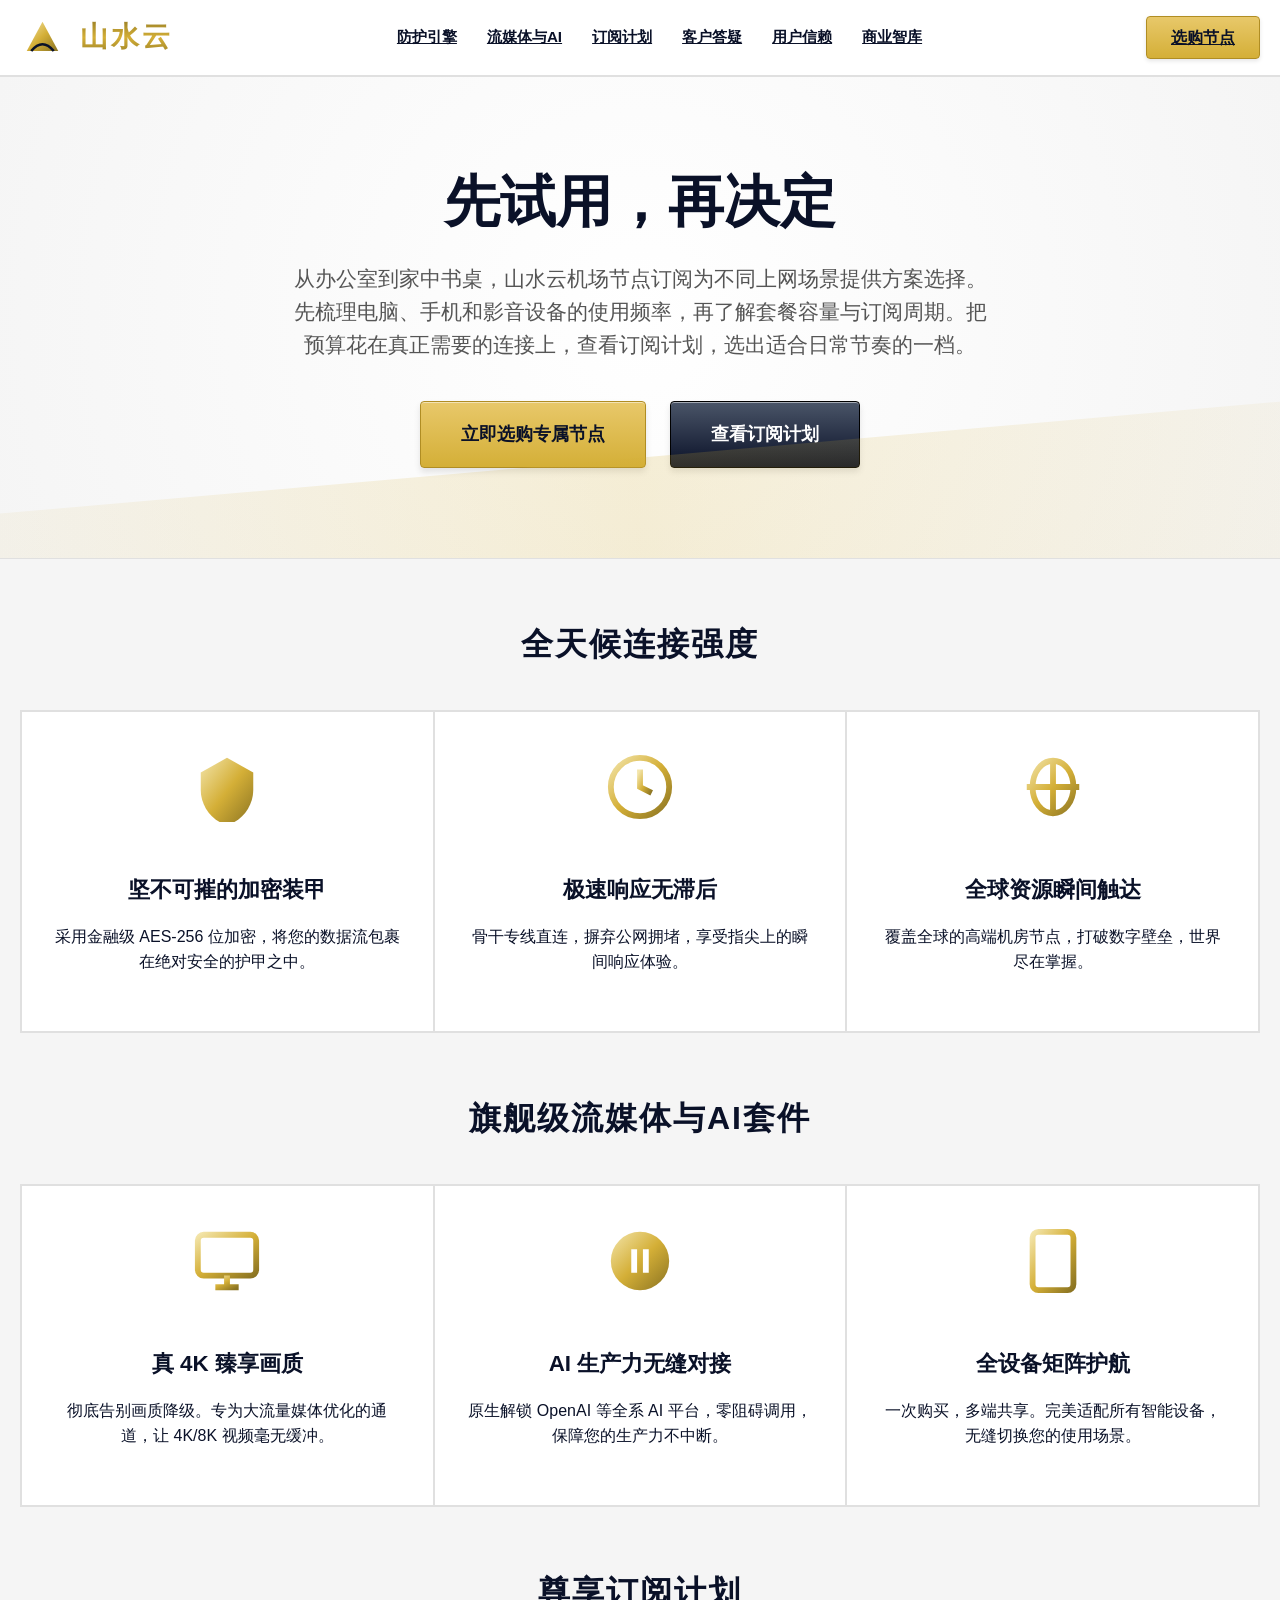
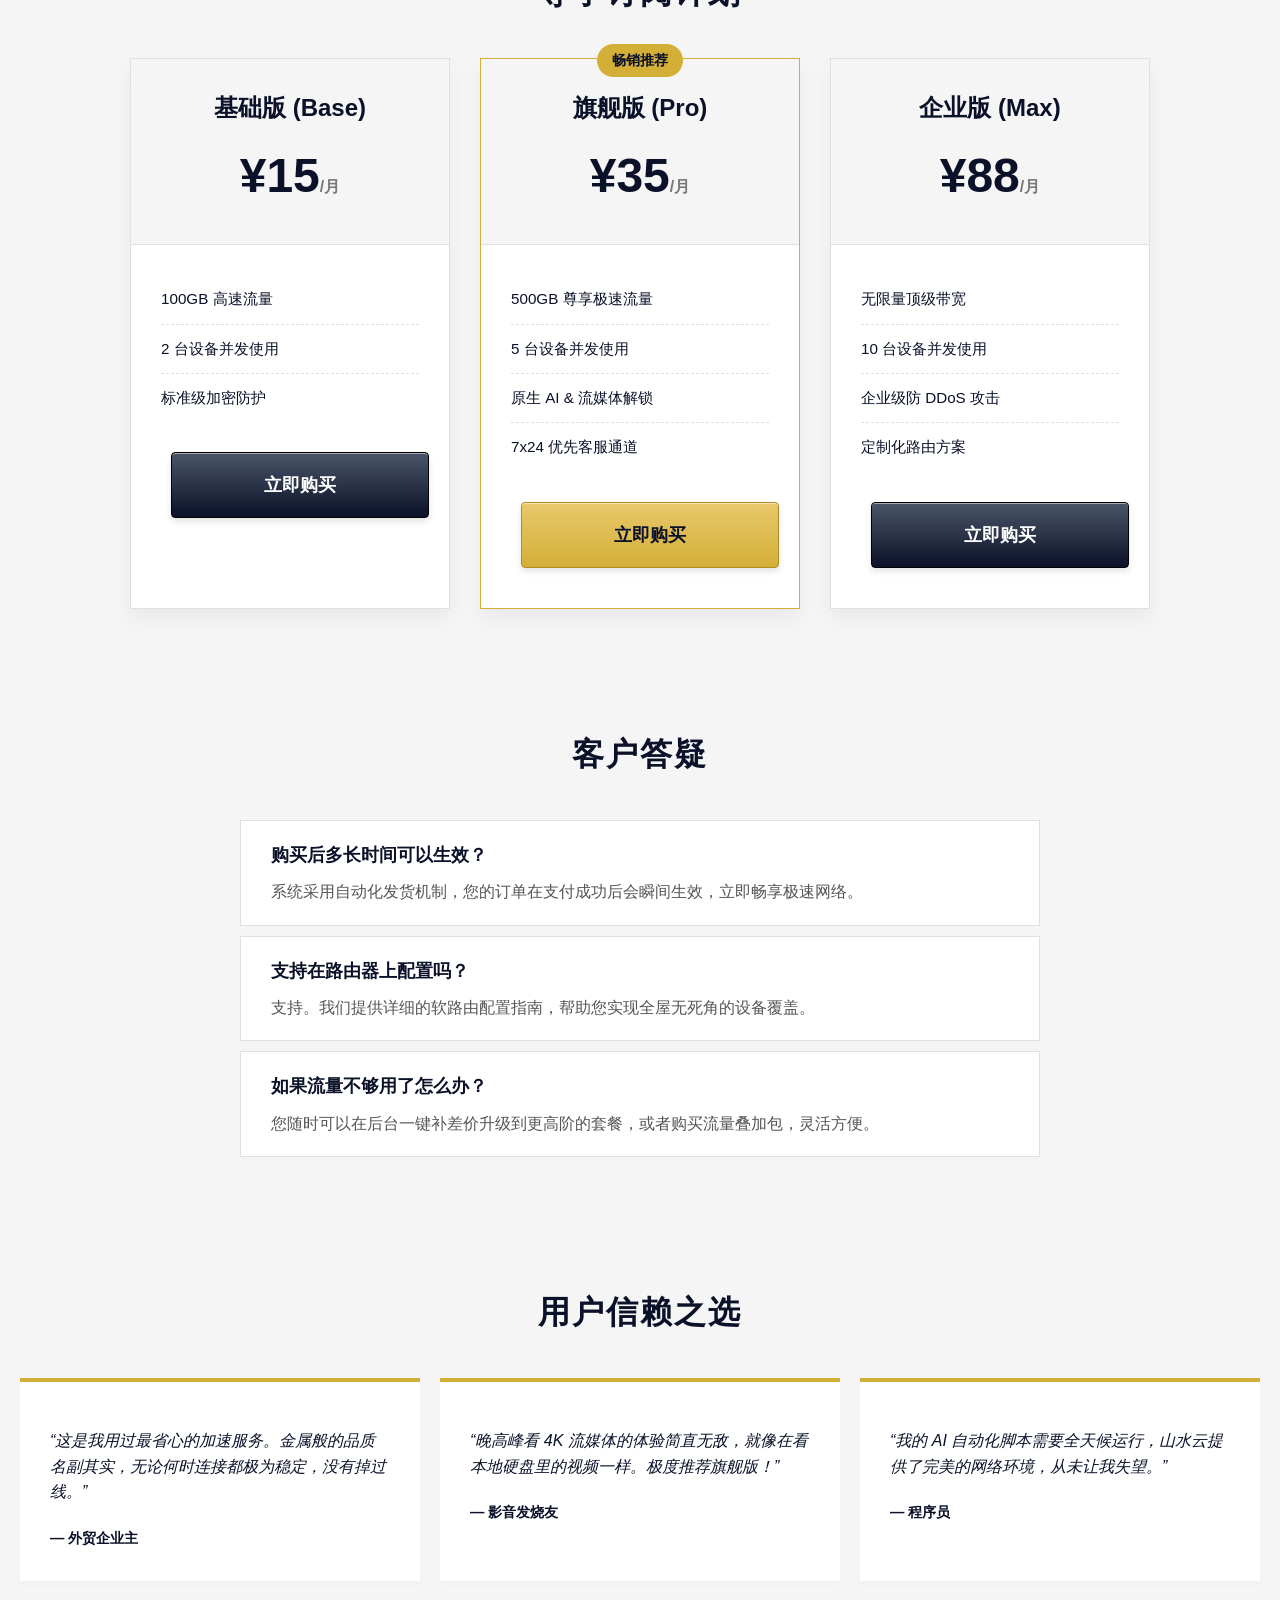
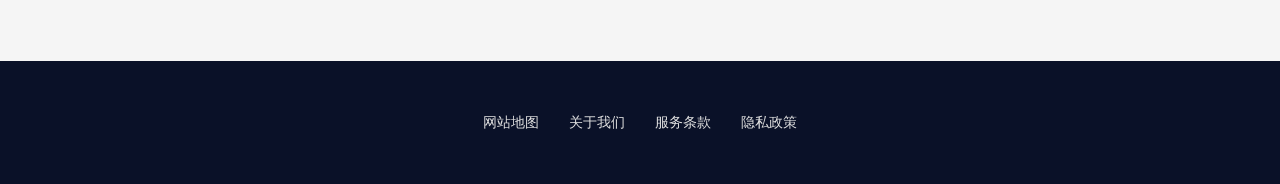
<file: index.html>
<!DOCTYPE html>

<html lang="zh-CN">
<head>
<meta charset="utf-8"/>
<meta content="width=device-width, initial-scale=1.0" name="viewport"/>
<link href="style.css" rel="stylesheet"/>
<title>山水云机场｜办公与家庭设备的订阅选购指南</title>
<meta content="从办公室到家中书桌，山水云机场节点订阅为不同上网场景提供方案选择。先梳理电脑、手机和影音设备的使用频率，再了解套餐容量与订阅周期。把预算花在真正需要的连接上，查看订阅计划，选出适合日常节奏的一档。" name="description"/>
<meta content="山水云, 机场推荐, 免费体验, 网线类别, 交换机, 光猫指示灯, 信号强度" name="keywords"/>
<meta content="山水云机场｜办公与家庭设备的订阅选购指南" property="og:title"/>
<meta content="从办公室到家中书桌，山水云机场节点订阅为不同上网场景提供方案选择。先梳理电脑、手机和影音设备的使用频率，再了解套餐容量与订阅周期。把预算花在真正需要的连接上，查看订阅计划，选出适合日常节奏的一档。" property="og:description"/>
<meta content="website" property="og:type"/>
<meta content="https://shanshuicloud.shop/" property="og:url"/>
<meta content="https://shanshuicloud.shop/og-image.jpg" property="og:image"/>
<script type="application/ld+json">
    {
      "@context": "https://schema.org/",
      "@type": "Product",
      "name": "山水云",
      "description": "山水云商用专线为独立站与跨境电商提供全天候的网络加速。彻底告别延迟，极速秒开海外全生态。防关联指纹隔离技术助您安全出海，是跨境卖家的顶级商业级机场推荐。",
      "brand": { "@type": "Brand", "name": "山水云" },
      "offers": { "@type": "AggregateOffer", "lowPrice": "15.00", "highPrice": "88.00", "priceCurrency": "CNY" }
    }
    </script>
  <link rel="canonical" href="https://shanshuicloud.shop/index.html">
</head>
<body>
<header class="shop-header">
<div class="page-container header-inner">
<a class="logo-container" href="index.html" style="text-decoration: none;">
<svg class="logo-svg" viewbox="0 0 100 100"><title>山水云</title>
<defs>
<lineargradient id="metal" x1="0%" x2="100%" y1="0%" y2="100%">
<stop offset="0%" stop-color="#F3E5AB"></stop>
<stop offset="50%" stop-color="#D4AF37"></stop>
<stop offset="100%" stop-color="#8a7322"></stop>
</lineargradient>
</defs>
<path d="M50 15L15 80h70L50 15z" fill="url(#metal)"></path>
<path d="M25 80Q50 50 75 80" fill="none" stroke="#0A1128" stroke-width="6"></path>
</svg>
<span class="logo-text">山水云</span>
</a>
<nav class="shop-menu">
<a href="#features">防护引擎</a>
<a href="#media-ai">流媒体与AI</a>
<a href="#pricing">订阅计划</a>
<a href="#faq">客户答疑</a>
<a href="#testimonials">用户信赖</a>
<a href="intelligence.html">商业智库</a>
</nav>
<a class="btn-nav-shop" href="https://ww012.twilightaff.com/#/?code=A56DH1Af" rel="nofollow" target="_blank">选购节点</a>
</div>
</header>
<main>
<section class="hero-product">
<div class="page-container">
<h1>先试用，再决定</h1>
<p>从办公室到家中书桌，山水云机场节点订阅为不同上网场景提供方案选择。先梳理电脑、手机和影音设备的使用频率，再了解套餐容量与订阅周期。把预算花在真正需要的连接上，查看订阅计划，选出适合日常节奏的一档。</p>
<div>
<a class="buy-btn" href="https://ww012.twilightaff.com/#/?code=A56DH1Af" rel="nofollow" target="_blank">立即选购专属节点</a>
<a class="seo-btn" href="#pricing">查看订阅计划</a>
</div>
</div>
</section>
<section class="page-container" id="features">
<h2 class="section-title">全天候连接强度</h2>
<div class="product-grid">
<article class="product-card">
<svg class="product-icon" fill="url(#metal)" viewbox="0 0 24 24"><path d="M12 2L3 7v6c0 5.5 3.8 10.7 9 12 5.2-1.3 9-6.5 9-12V7l-9-5z"></path></svg>
<h3>坚不可摧的加密装甲</h3>
<p>采用金融级 AES-256 位加密，将您的数据流包裹在绝对安全的护甲之中。</p>
</article>
<article class="product-card">
<svg class="product-icon" fill="none" stroke="url(#metal)" stroke-width="2" viewbox="0 0 24 24"><circle cx="12" cy="12" r="10"></circle><path d="M12 6v6l4 2"></path></svg>
<h3>极速响应无滞后</h3>
<p>骨干专线直连，摒弃公网拥堵，享受指尖上的瞬间响应体验。</p>
</article>
<article class="product-card">
<svg class="product-icon" fill="none" stroke="url(#metal)" stroke-width="2" viewbox="0 0 24 24"><path d="M3 12h18M12 3v18M12 3c-4 0-7 4-7 9s3 9 7 9 7-4 7-9-3-9-7-9z"></path></svg>
<h3>全球资源瞬间触达</h3>
<p>覆盖全球的高端机房节点，打破数字壁垒，世界尽在掌握。</p>
</article>
</div>
</section>
<section class="page-container" id="media-ai">
<h2 class="section-title">旗舰级流媒体与AI套件</h2>
<div class="product-grid">
<article class="product-card">
<svg class="product-icon" fill="none" stroke="url(#metal)" stroke-width="2" viewbox="0 0 24 24"><rect height="14" rx="2" width="20" x="2" y="3"></rect><path d="M8 21h8M12 17v4"></path></svg>
<h3>真 4K 臻享画质</h3>
<p>彻底告别画质降级。专为大流量媒体优化的通道，让 4K/8K 视频毫无缓冲。</p>
</article>
<article class="product-card">
<svg class="product-icon" fill="url(#metal)" viewbox="0 0 24 24"><path d="M12 2a10 10 0 0 0-10 10 10 10 0 0 0 10 10 10 10 0 0 0 10-10A10 10 0 0 0 12 2zm-1 14H9V8h2v8zm4 0h-2V8h2v8z"></path></svg>
<h3>AI 生产力无缝对接</h3>
<p>原生解锁 OpenAI 等全系 AI 平台，零阻碍调用，保障您的生产力不中断。</p>
</article>
<article class="product-card">
<svg class="product-icon" fill="none" stroke="url(#metal)" stroke-width="2" viewbox="0 0 24 24"><rect height="20" rx="2" width="14" x="5" y="2"></rect></svg>
<h3>全设备矩阵护航</h3>
<p>一次购买，多端共享。完美适配所有智能设备，无缝切换您的使用场景。</p>
</article>
</div>
</section>
<section class="page-container" id="pricing">
<h2 class="section-title">尊享订阅计划</h2>
<div class="pricing-wrapper">
<div class="price-box">
<div class="price-header">
<h3>基础版 (Base)</h3>
<div class="amount">¥15<small>/月</small></div>
</div>
<div class="price-body">
<ul>
<li>100GB 高速流量</li>
<li>2 台设备并发使用</li>
<li>标准级加密防护</li>
</ul>
<a class="seo-btn" href="https://ww012.twilightaff.com/#/?code=A56DH1Af" rel="nofollow" style="width:100%;text-align:center;display:block;" target="_blank">立即购买</a>
</div>
</div>
<div class="price-box pro">
<div class="price-header">
<h3>旗舰版 (Pro)</h3>
<div class="amount">¥35<small>/月</small></div>
</div>
<div class="price-body">
<ul>
<li>500GB 尊享极速流量</li>
<li>5 台设备并发使用</li>
<li>原生 AI &amp; 流媒体解锁</li>
<li>7x24 优先客服通道</li>
</ul>
<a class="buy-btn" href="https://ww012.twilightaff.com/#/?code=A56DH1Af" rel="nofollow" style="width:100%;text-align:center;display:block;" target="_blank">立即购买</a>
</div>
</div>
<div class="price-box">
<div class="price-header">
<h3>企业版 (Max)</h3>
<div class="amount">¥88<small>/月</small></div>
</div>
<div class="price-body">
<ul>
<li>无限量顶级带宽</li>
<li>10 台设备并发使用</li>
<li>企业级防 DDoS 攻击</li>
<li>定制化路由方案</li>
</ul>
<a class="seo-btn" href="https://ww012.twilightaff.com/#/?code=A56DH1Af" rel="nofollow" style="width:100%;text-align:center;display:block;" target="_blank">立即购买</a>
</div>
</div>
</div>
</section>
<section class="page-container" id="faq">
<h2 class="section-title">客户答疑</h2>
<div class="faq-container">
<div class="faq-row">
<h4>购买后多长时间可以生效？</h4>
<p>系统采用自动化发货机制，您的订单在支付成功后会瞬间生效，立即畅享极速网络。</p>
</div>
<div class="faq-row">
<h4>支持在路由器上配置吗？</h4>
<p>支持。我们提供详细的软路由配置指南，帮助您实现全屋无死角的设备覆盖。</p>
</div>
<div class="faq-row">
<h4>如果流量不够用了怎么办？</h4>
<p>您随时可以在后台一键补差价升级到更高阶的套餐，或者购买流量叠加包，灵活方便。</p>
</div>
</div>
</section>
<section class="page-container" id="testimonials">
<h2 class="section-title">用户信赖之选</h2>
<div class="testi-grid">
<div class="testi-box">
<p>“这是我用过最省心的加速服务。金属般的品质名副其实，无论何时连接都极为稳定，没有掉过线。”</p>
<span>— 外贸企业主</span>
</div>
<div class="testi-box">
<p>“晚高峰看 4K 流媒体的体验简直无敌，就像在看本地硬盘里的视频一样。极度推荐旗舰版！”</p>
<span>— 影音发烧友</span>
</div>
<div class="testi-box">
<p>“我的 AI 自动化脚本需要全天候运行，山水云提供了完美的网络环境，从未让我失望。”</p>
<span>— 程序员</span>
</div>
</div>
</section>
</main>
<footer class="site-footer">
<div class="page-container">
<div class="footer-links">
<a href="sitemap.html" target="_blank">网站地图</a>
<a href="about.html" target="_blank">关于我们</a>
<a href="terms.html" target="_blank">服务条款</a>
<a href="privacy.html" target="_blank">隐私政策</a>
</div>
</div>
</footer>
</body>
</html>
</file>
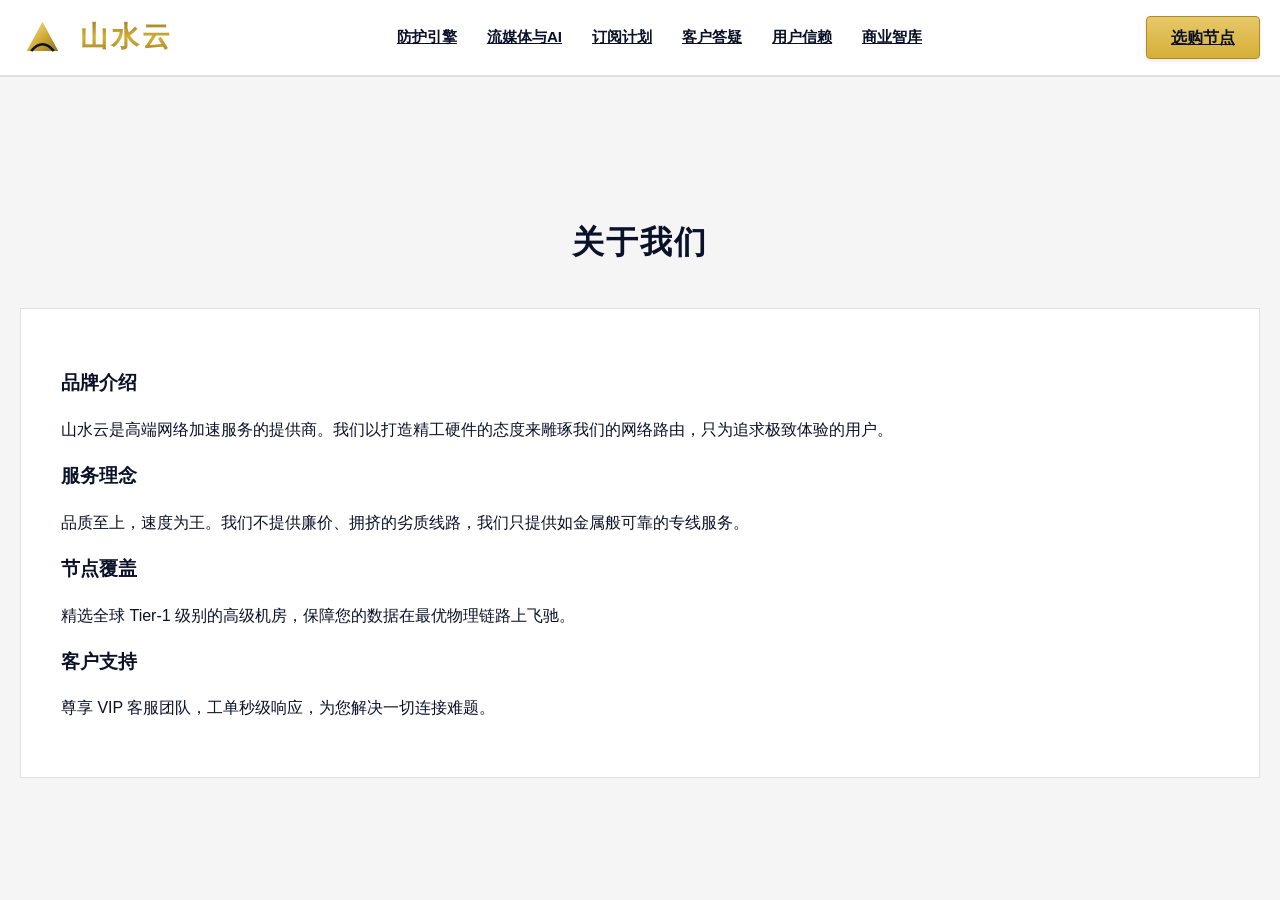
<file: about.html>
﻿<!DOCTYPE html>
<html lang="zh-CN">
<head>
    <meta charset="UTF-8">
    <meta name="viewport" content="width=device-width, initial-scale=1.0">
    <title>关于我们 - 山水云</title>
    <link rel="stylesheet" href="style.css">
  <link rel="canonical" href="https://shanshuicloud.shop/about.html">
</head>
<body>
    <header class="shop-header">
        <div class="page-container header-inner">
            <a href="index.html" class="logo-container" style="text-decoration: none;">
                <svg class="logo-svg" viewBox="0 0 100 100">
                    <defs>
                        <linearGradient id="metal" x1="0%" y1="0%" x2="100%" y2="100%">
                            <stop offset="0%" stop-color="#F3E5AB" />
                            <stop offset="50%" stop-color="#D4AF37" />
                            <stop offset="100%" stop-color="#8a7322" />
                        </linearGradient>
                    </defs>
                    <path d="M50 15L15 80h70L50 15z" fill="url(#metal)"/>
                    <path d="M25 80Q50 50 75 80" fill="none" stroke="#0A1128" stroke-width="6"/>
                </svg>
                <span class="logo-text">山水云</span>
            </a>
            <nav class="shop-menu">
                <a href="index.html#features">防护引擎</a>
                <a href="index.html#media-ai">流媒体与AI</a>
                <a href="index.html#pricing">订阅计划</a>
                <a href="index.html#faq">客户答疑</a>
                <a href="index.html#testimonials">用户信赖</a>
                <a href="intelligence.html">商业智库</a>
            </nav>
            <a href="https://ww012.twilightaff.com/#/?code=A56DH1Af" rel="nofollow" target="_blank" class="btn-nav-shop">选购节点</a>
        </div>
    </header>
    <main class="page-container" style="padding: 80px 20px;">
        <h2 class="section-title">关于我们</h2>
        <div style="background:white; padding:40px; border:1px solid var(--silver);">
            <h3>品牌介绍</h3>
            <p>山水云是高端网络加速服务的提供商。我们以打造精工硬件的态度来雕琢我们的网络路由，只为追求极致体验的用户。</p>
            <h3>服务理念</h3>
            <p>品质至上，速度为王。我们不提供廉价、拥挤的劣质线路，我们只提供如金属般可靠的专线服务。</p>
            <h3>节点覆盖</h3>
            <p>精选全球 Tier-1 级别的高级机房，保障您的数据在最优物理链路上飞驰。</p>
            <h3>客户支持</h3>
            <p>尊享 VIP 客服团队，工单秒级响应，为您解决一切连接难题。</p>
        </div>
    </main>
</body>
</html>
</file>
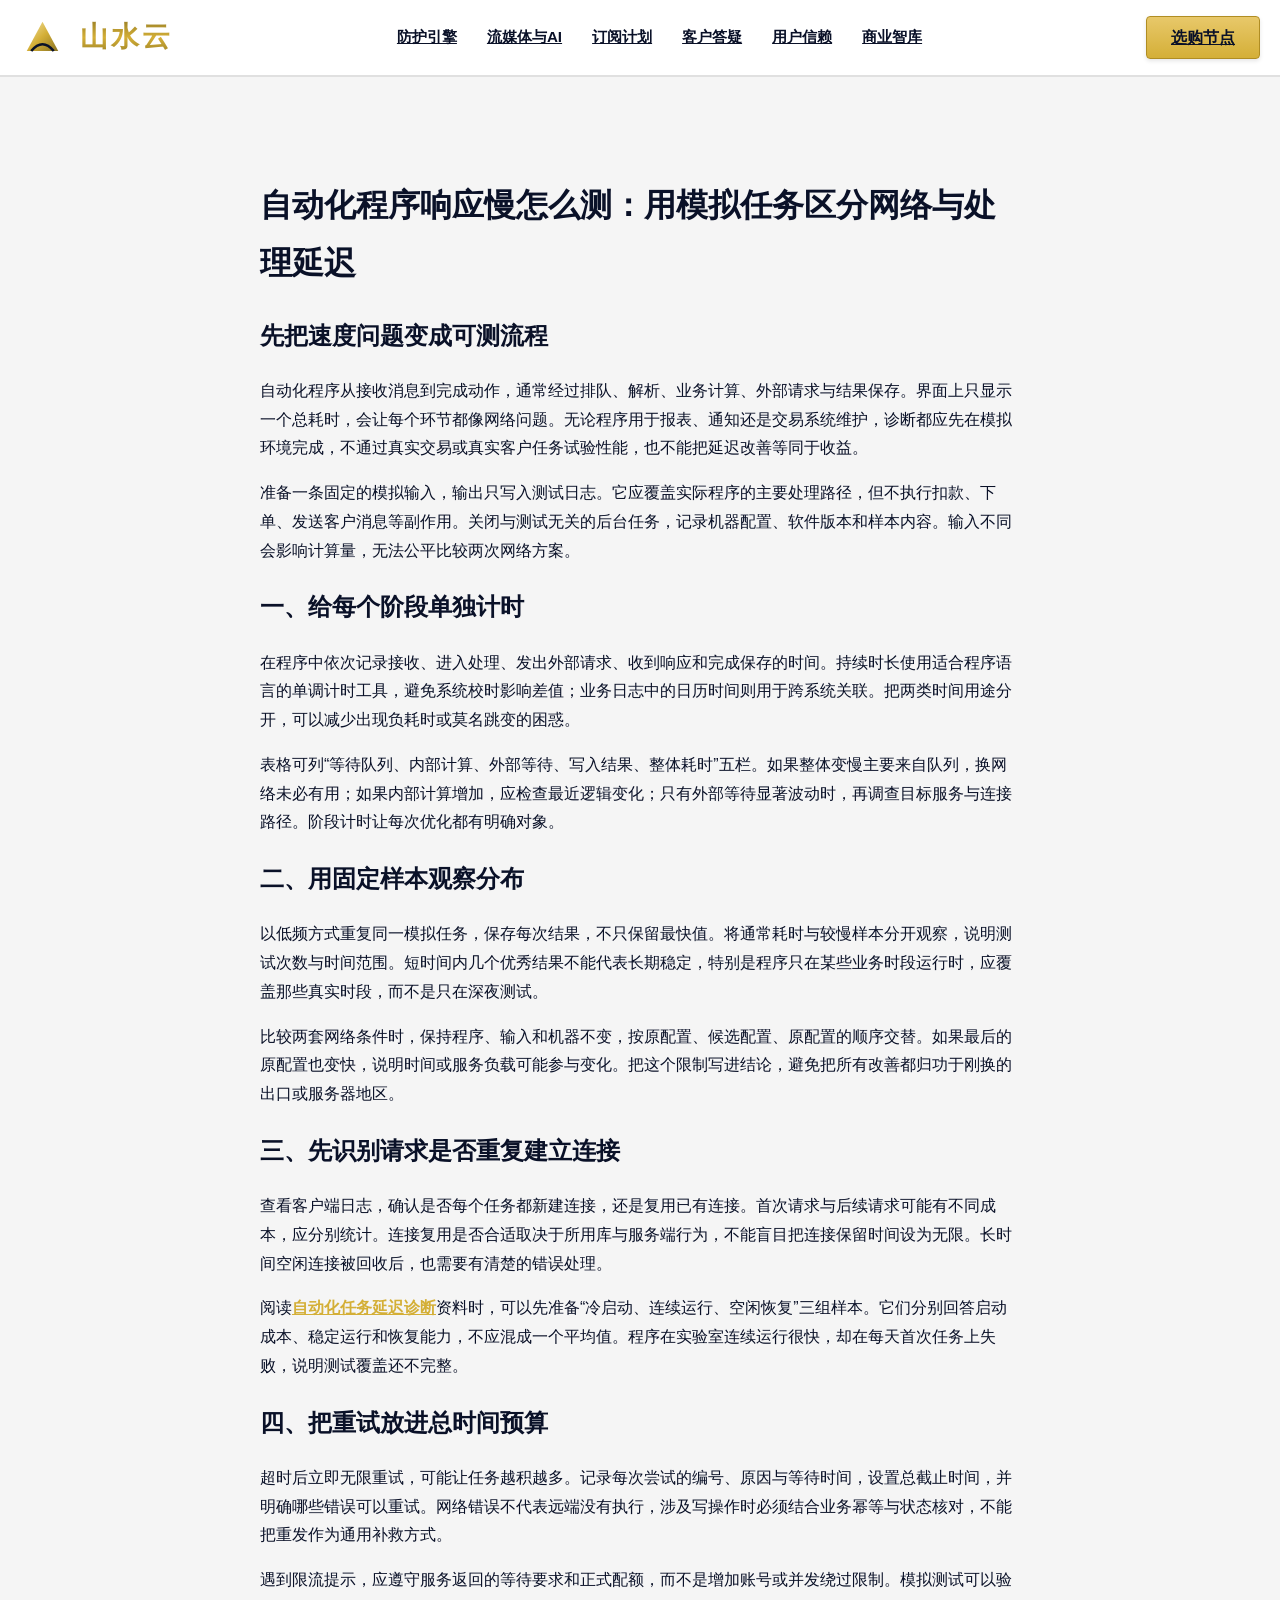
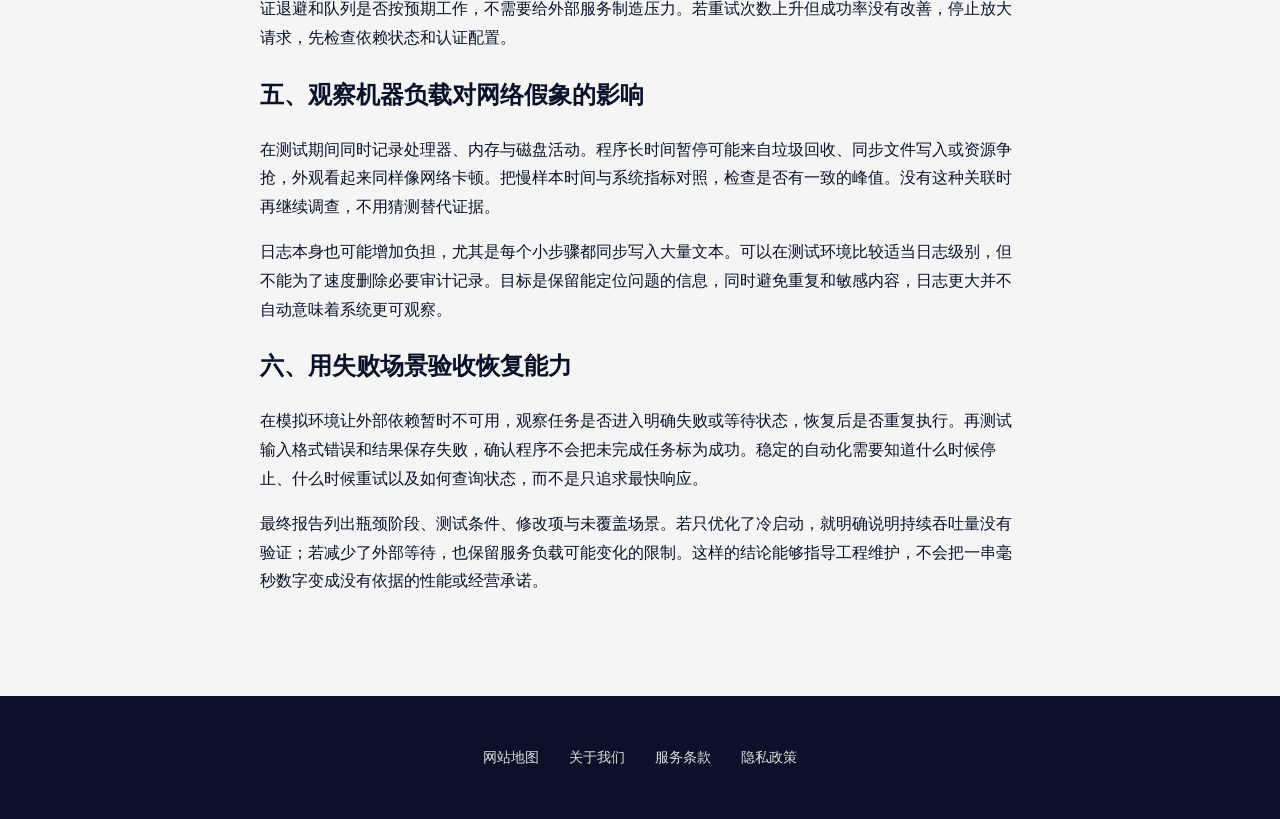
<file: automated-trading-latency-war.html>
<!DOCTYPE html>

<html lang="zh-CN">
<head>
<meta charset="utf-8"/>
<meta content="width=device-width, initial-scale=1.0" name="viewport"/>
<title>自动化程序响应慢怎么测：用模拟任务区分网络与处理延迟</title>
<meta content="自动化程序响应慢怎么测：用模拟任务区分网络与处理延迟，用操作清单和判断实例定位实际问题，区分网络、账户、页面与平台环节。" name="description"/>
<link href="style.css" rel="stylesheet"/>
  <link rel="canonical" href="https://shanshuicloud.shop/automated-trading-latency-war.html">
</head>
<body>
<header class="shop-header">
<div class="page-container header-inner">
<a class="logo-container" href="index.html" style="text-decoration: none;">
<svg class="logo-svg" viewbox="0 0 100 100">
<defs>
<lineargradient id="metal" x1="0%" x2="100%" y1="0%" y2="100%">
<stop offset="0%" stop-color="#F3E5AB"></stop>
<stop offset="50%" stop-color="#D4AF37"></stop>
<stop offset="100%" stop-color="#8a7322"></stop>
</lineargradient>
</defs>
<path d="M50 15L15 80h70L50 15z" fill="url(#metal)"></path>
<path d="M25 80Q50 50 75 80" fill="none" stroke="#0A1128" stroke-width="6"></path>
</svg>
<span class="logo-text">山水云</span>
</a>
<nav class="shop-menu">
<a href="index.html#features">防护引擎</a>
<a href="index.html#media-ai">流媒体与AI</a>
<a href="index.html#pricing">订阅计划</a>
<a href="index.html#faq">客户答疑</a>
<a href="index.html#testimonials">用户信赖</a>
<a href="intelligence.html">商业智库</a>
</nav>
<a class="btn-nav-shop" href="https://ww012.twilightaff.com/#/?code=A56DH1Af" rel="nofollow" target="_blank">选购节点</a>
</div>
</header>
<main class="article-body" style="max-width:800px; margin: 100px auto; padding: 0 20px; line-height: 1.8;"><h1>自动化程序响应慢怎么测：用模拟任务区分网络与处理延迟</h1><div data-swc-article-body="2026-11-16"><h2>先把速度问题变成可测流程</h2>
<p>自动化程序从接收消息到完成动作，通常经过排队、解析、业务计算、外部请求与结果保存。界面上只显示一个总耗时，会让每个环节都像网络问题。无论程序用于报表、通知还是交易系统维护，诊断都应先在模拟环境完成，不通过真实交易或真实客户任务试验性能，也不能把延迟改善等同于收益。</p>
<p>准备一条固定的模拟输入，输出只写入测试日志。它应覆盖实际程序的主要处理路径，但不执行扣款、下单、发送客户消息等副作用。关闭与测试无关的后台任务，记录机器配置、软件版本和样本内容。输入不同会影响计算量，无法公平比较两次网络方案。</p>
<h2>一、给每个阶段单独计时</h2>
<p>在程序中依次记录接收、进入处理、发出外部请求、收到响应和完成保存的时间。持续时长使用适合程序语言的单调计时工具，避免系统校时影响差值；业务日志中的日历时间则用于跨系统关联。把两类时间用途分开，可以减少出现负耗时或莫名跳变的困惑。</p>
<p>表格可列“等待队列、内部计算、外部等待、写入结果、整体耗时”五栏。如果整体变慢主要来自队列，换网络未必有用；如果内部计算增加，应检查最近逻辑变化；只有外部等待显著波动时，再调查目标服务与连接路径。阶段计时让每次优化都有明确对象。</p>
<h2>二、用固定样本观察分布</h2>
<p>以低频方式重复同一模拟任务，保存每次结果，不只保留最快值。将通常耗时与较慢样本分开观察，说明测试次数与时间范围。短时间内几个优秀结果不能代表长期稳定，特别是程序只在某些业务时段运行时，应覆盖那些真实时段，而不是只在深夜测试。</p>
<p>比较两套网络条件时，保持程序、输入和机器不变，按原配置、候选配置、原配置的顺序交替。如果最后的原配置也变快，说明时间或服务负载可能参与变化。把这个限制写进结论，避免把所有改善都归功于刚换的出口或服务器地区。</p>
<h2>三、先识别请求是否重复建立连接</h2>
<p>查看客户端日志，确认是否每个任务都新建连接，还是复用已有连接。首次请求与后续请求可能有不同成本，应分别统计。连接复用是否合适取决于所用库与服务端行为，不能盲目把连接保留时间设为无限。长时间空闲连接被回收后，也需要有清楚的错误处理。</p>
<p>阅读<a href="https://dajichang.mom/">自动化任务延迟诊断</a>资料时，可以先准备“冷启动、连续运行、空闲恢复”三组样本。它们分别回答启动成本、稳定运行和恢复能力，不应混成一个平均值。程序在实验室连续运行很快，却在每天首次任务上失败，说明测试覆盖还不完整。</p>
<h2>四、把重试放进总时间预算</h2>
<p>超时后立即无限重试，可能让任务越积越多。记录每次尝试的编号、原因与等待时间，设置总截止时间，并明确哪些错误可以重试。网络错误不代表远端没有执行，涉及写操作时必须结合业务幂等与状态核对，不能把重发作为通用补救方式。</p>
<p>遇到限流提示，应遵守服务返回的等待要求和正式配额，而不是增加账号或并发绕过限制。模拟测试可以验证退避和队列是否按预期工作，不需要给外部服务制造压力。若重试次数上升但成功率没有改善，停止放大请求，先检查依赖状态和认证配置。</p>
<h2>五、观察机器负载对网络假象的影响</h2>
<p>在测试期间同时记录处理器、内存与磁盘活动。程序长时间暂停可能来自垃圾回收、同步文件写入或资源争抢，外观看起来同样像网络卡顿。把慢样本时间与系统指标对照，检查是否有一致的峰值。没有这种关联时再继续调查，不用猜测替代证据。</p>
<p>日志本身也可能增加负担，尤其是每个小步骤都同步写入大量文本。可以在测试环境比较适当日志级别，但不能为了速度删除必要审计记录。目标是保留能定位问题的信息，同时避免重复和敏感内容，日志更大并不自动意味着系统更可观察。</p>
<h2>六、用失败场景验收恢复能力</h2>
<p>在模拟环境让外部依赖暂时不可用，观察任务是否进入明确失败或等待状态，恢复后是否重复执行。再测试输入格式错误和结果保存失败，确认程序不会把未完成任务标为成功。稳定的自动化需要知道什么时候停止、什么时候重试以及如何查询状态，而不是只追求最快响应。</p>
<p>最终报告列出瓶颈阶段、测试条件、修改项与未覆盖场景。若只优化了冷启动，就明确说明持续吞吐量没有验证；若减少了外部等待，也保留服务负载可能变化的限制。这样的结论能够指导工程维护，不会把一串毫秒数字变成没有依据的性能或经营承诺。</p></div></main>
<footer class="site-footer">
<div class="page-container">
<div class="footer-links">
<a href="sitemap.html" target="_blank">网站地图</a>
<a href="about.html" target="_blank">关于我们</a>
<a href="terms.html" target="_blank">服务条款</a>
<a href="privacy.html" target="_blank">隐私政策</a>
</div>
</div>
</footer>
</body>
</html>
</file>
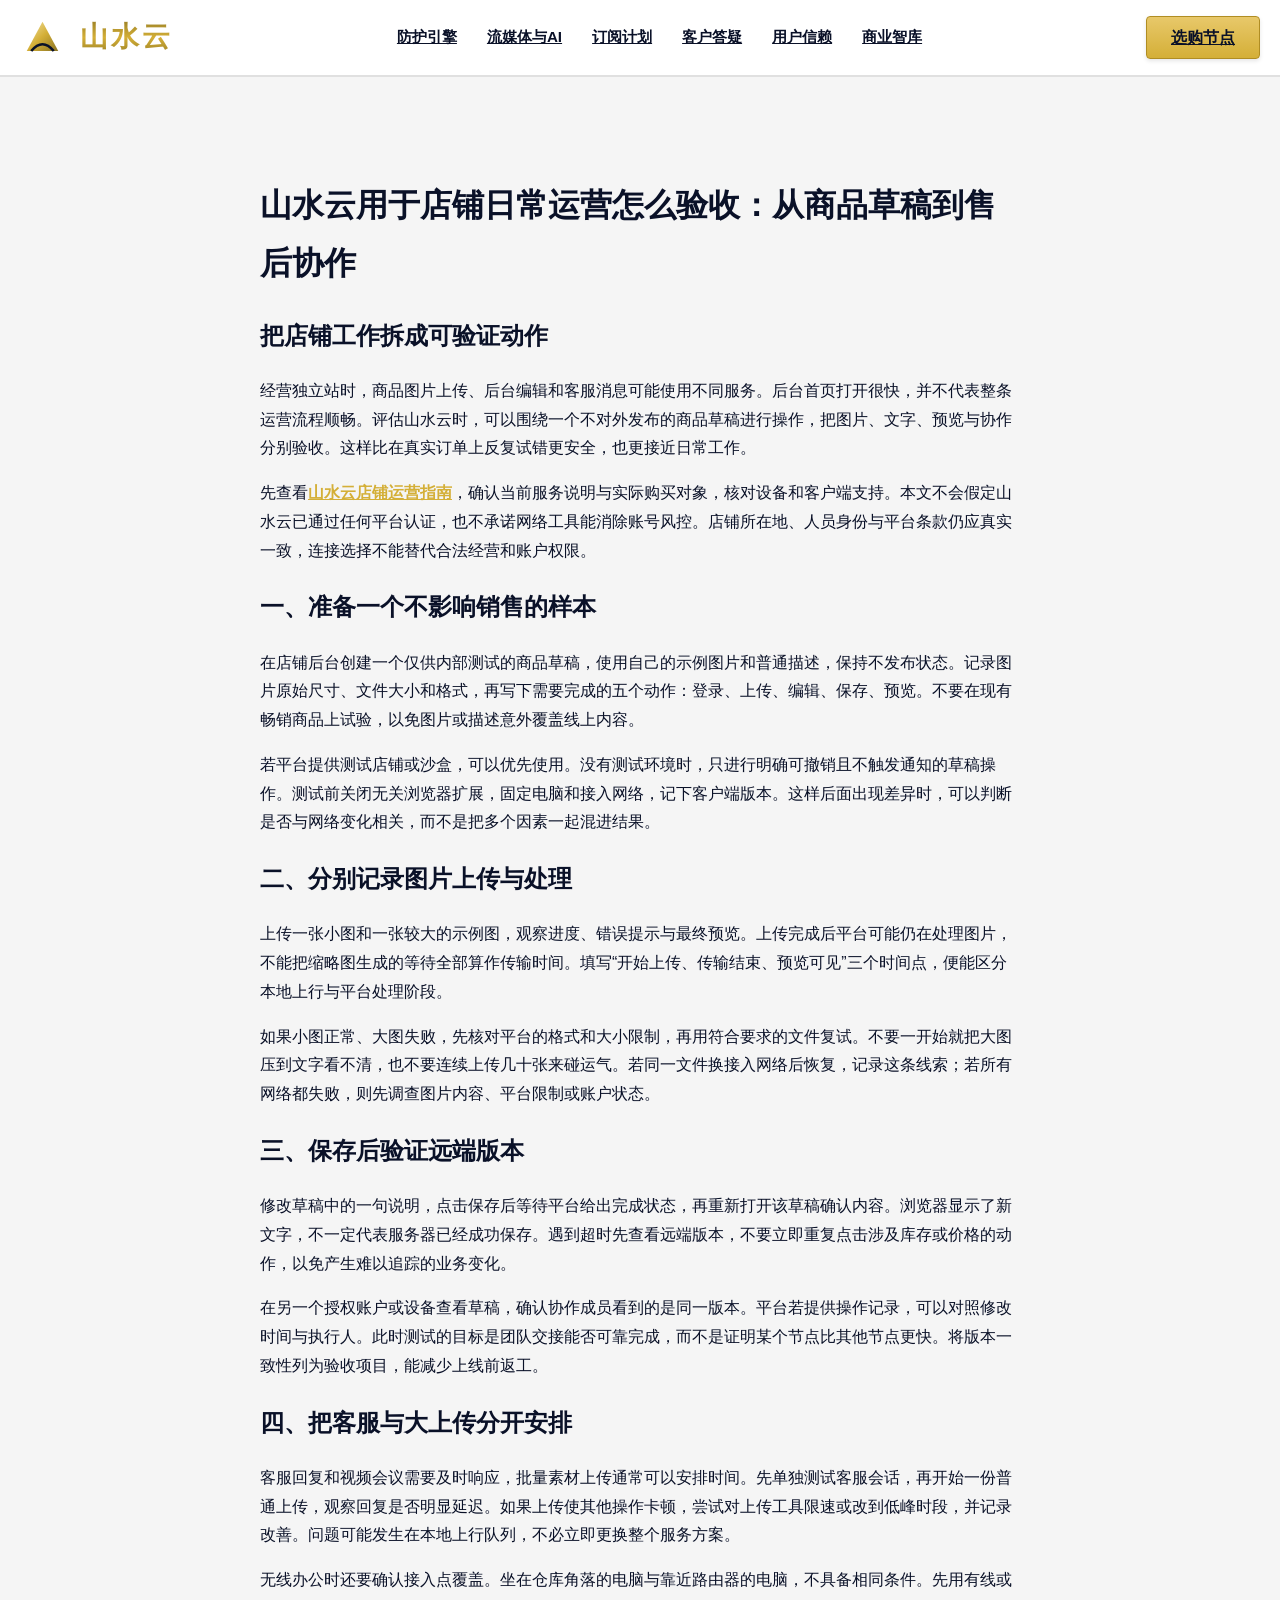
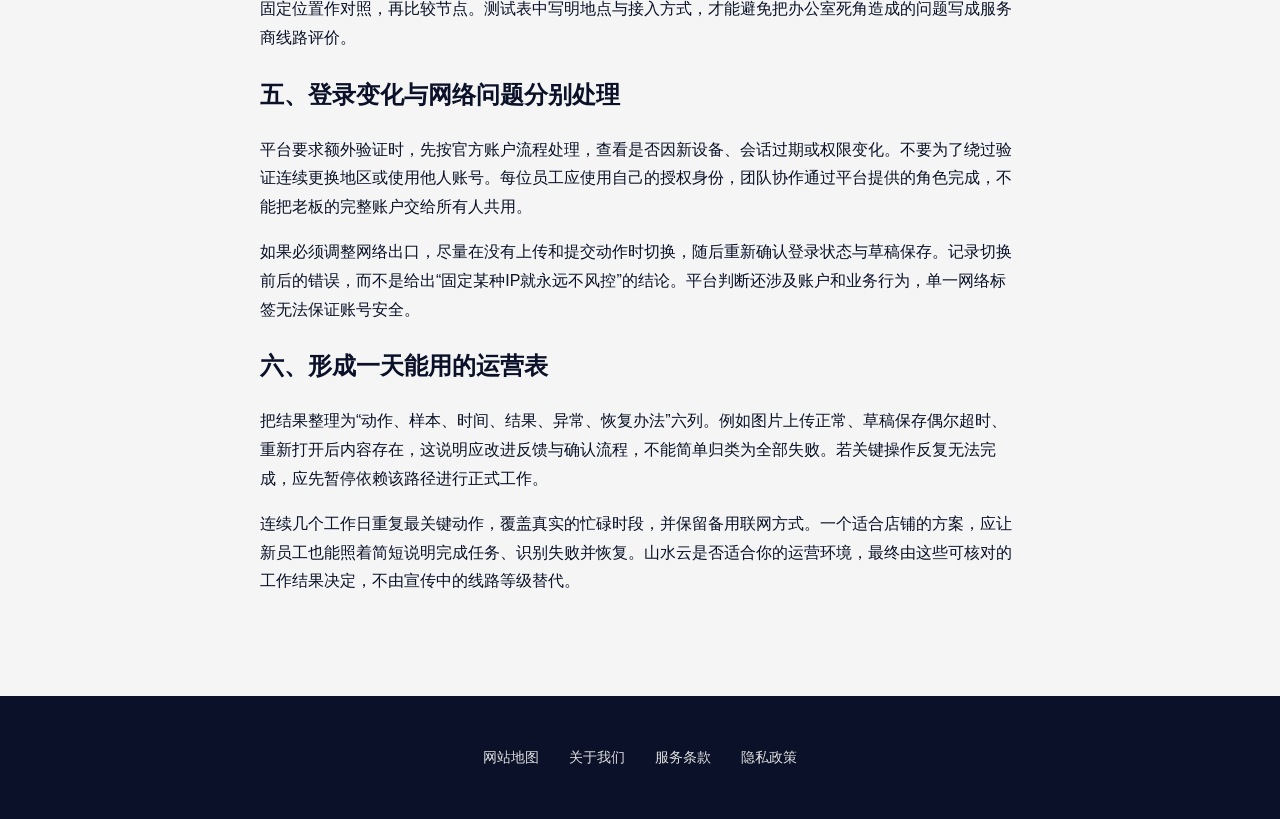
<file: cross-border-ecommerce-network.html>
<!DOCTYPE html>

<html lang="zh-CN">
<head>
<meta charset="utf-8"/>
<meta content="width=device-width, initial-scale=1.0" name="viewport"/>
<title>山水云用于店铺日常运营怎么验收：从商品草稿到售后协作</title>
<meta content="山水云用于店铺日常运营怎么验收：从商品草稿到售后协作，用操作清单和判断实例定位实际问题，区分网络、账户、页面与平台环节。" name="description"/>
<link href="style.css" rel="stylesheet"/>
  <link rel="canonical" href="https://shanshuicloud.shop/cross-border-ecommerce-network.html">
</head>
<body>
<header class="shop-header">
<div class="page-container header-inner">
<a class="logo-container" href="index.html" style="text-decoration: none;">
<svg class="logo-svg" viewbox="0 0 100 100">
<defs>
<lineargradient id="metal" x1="0%" x2="100%" y1="0%" y2="100%">
<stop offset="0%" stop-color="#F3E5AB"></stop>
<stop offset="50%" stop-color="#D4AF37"></stop>
<stop offset="100%" stop-color="#8a7322"></stop>
</lineargradient>
</defs>
<path d="M50 15L15 80h70L50 15z" fill="url(#metal)"></path>
<path d="M25 80Q50 50 75 80" fill="none" stroke="#0A1128" stroke-width="6"></path>
</svg>
<span class="logo-text">山水云</span>
</a>
<nav class="shop-menu">
<a href="index.html#features">防护引擎</a>
<a href="index.html#media-ai">流媒体与AI</a>
<a href="index.html#pricing">订阅计划</a>
<a href="index.html#faq">客户答疑</a>
<a href="index.html#testimonials">用户信赖</a>
<a href="intelligence.html">商业智库</a>
</nav>
<a class="btn-nav-shop" href="https://ww012.twilightaff.com/#/?code=A56DH1Af" rel="nofollow" target="_blank">选购节点</a>
</div>
</header>
<main class="article-body" style="max-width:800px; margin: 100px auto; padding: 0 20px; line-height: 1.8;"><h1>山水云用于店铺日常运营怎么验收：从商品草稿到售后协作</h1><div data-swc-article-body="2026-11-16"><h2>把店铺工作拆成可验证动作</h2>
<p>经营独立站时，商品图片上传、后台编辑和客服消息可能使用不同服务。后台首页打开很快，并不代表整条运营流程顺畅。评估山水云时，可以围绕一个不对外发布的商品草稿进行操作，把图片、文字、预览与协作分别验收。这样比在真实订单上反复试错更安全，也更接近日常工作。</p>
<p>先查看<a href="https://shanshuicloud.shop/">山水云店铺运营指南</a>，确认当前服务说明与实际购买对象，核对设备和客户端支持。本文不会假定山水云已通过任何平台认证，也不承诺网络工具能消除账号风控。店铺所在地、人员身份与平台条款仍应真实一致，连接选择不能替代合法经营和账户权限。</p>
<h2>一、准备一个不影响销售的样本</h2>
<p>在店铺后台创建一个仅供内部测试的商品草稿，使用自己的示例图片和普通描述，保持不发布状态。记录图片原始尺寸、文件大小和格式，再写下需要完成的五个动作：登录、上传、编辑、保存、预览。不要在现有畅销商品上试验，以免图片或描述意外覆盖线上内容。</p>
<p>若平台提供测试店铺或沙盒，可以优先使用。没有测试环境时，只进行明确可撤销且不触发通知的草稿操作。测试前关闭无关浏览器扩展，固定电脑和接入网络，记下客户端版本。这样后面出现差异时，可以判断是否与网络变化相关，而不是把多个因素一起混进结果。</p>
<h2>二、分别记录图片上传与处理</h2>
<p>上传一张小图和一张较大的示例图，观察进度、错误提示与最终预览。上传完成后平台可能仍在处理图片，不能把缩略图生成的等待全部算作传输时间。填写“开始上传、传输结束、预览可见”三个时间点，便能区分本地上行与平台处理阶段。</p>
<p>如果小图正常、大图失败，先核对平台的格式和大小限制，再用符合要求的文件复试。不要一开始就把大图压到文字看不清，也不要连续上传几十张来碰运气。若同一文件换接入网络后恢复，记录这条线索；若所有网络都失败，则先调查图片内容、平台限制或账户状态。</p>
<h2>三、保存后验证远端版本</h2>
<p>修改草稿中的一句说明，点击保存后等待平台给出完成状态，再重新打开该草稿确认内容。浏览器显示了新文字，不一定代表服务器已经成功保存。遇到超时先查看远端版本，不要立即重复点击涉及库存或价格的动作，以免产生难以追踪的业务变化。</p>
<p>在另一个授权账户或设备查看草稿，确认协作成员看到的是同一版本。平台若提供操作记录，可以对照修改时间与执行人。此时测试的目标是团队交接能否可靠完成，而不是证明某个节点比其他节点更快。将版本一致性列为验收项目，能减少上线前返工。</p>
<h2>四、把客服与大上传分开安排</h2>
<p>客服回复和视频会议需要及时响应，批量素材上传通常可以安排时间。先单独测试客服会话，再开始一份普通上传，观察回复是否明显延迟。如果上传使其他操作卡顿，尝试对上传工具限速或改到低峰时段，并记录改善。问题可能发生在本地上行队列，不必立即更换整个服务方案。</p>
<p>无线办公时还要确认接入点覆盖。坐在仓库角落的电脑与靠近路由器的电脑，不具备相同条件。先用有线或固定位置作对照，再比较节点。测试表中写明地点与接入方式，才能避免把办公室死角造成的问题写成服务商线路评价。</p>
<h2>五、登录变化与网络问题分别处理</h2>
<p>平台要求额外验证时，先按官方账户流程处理，查看是否因新设备、会话过期或权限变化。不要为了绕过验证连续更换地区或使用他人账号。每位员工应使用自己的授权身份，团队协作通过平台提供的角色完成，不能把老板的完整账户交给所有人共用。</p>
<p>如果必须调整网络出口，尽量在没有上传和提交动作时切换，随后重新确认登录状态与草稿保存。记录切换前后的错误，而不是给出“固定某种IP就永远不风控”的结论。平台判断还涉及账户和业务行为，单一网络标签无法保证账号安全。</p>
<h2>六、形成一天能用的运营表</h2>
<p>把结果整理为“动作、样本、时间、结果、异常、恢复办法”六列。例如图片上传正常、草稿保存偶尔超时、重新打开后内容存在，这说明应改进反馈与确认流程，不能简单归类为全部失败。若关键操作反复无法完成，应先暂停依赖该路径进行正式工作。</p>
<p>连续几个工作日重复最关键动作，覆盖真实的忙碌时段，并保留备用联网方式。一个适合店铺的方案，应让新员工也能照着简短说明完成任务、识别失败并恢复。山水云是否适合你的运营环境，最终由这些可核对的工作结果决定，不由宣传中的线路等级替代。</p></div></main>
<footer class="site-footer">
<div class="page-container">
<div class="footer-links">
<a href="sitemap.html" target="_blank">网站地图</a>
<a href="about.html" target="_blank">关于我们</a>
<a href="terms.html" target="_blank">服务条款</a>
<a href="privacy.html" target="_blank">隐私政策</a>
</div>
</div>
</footer>
</body>
</html>
</file>
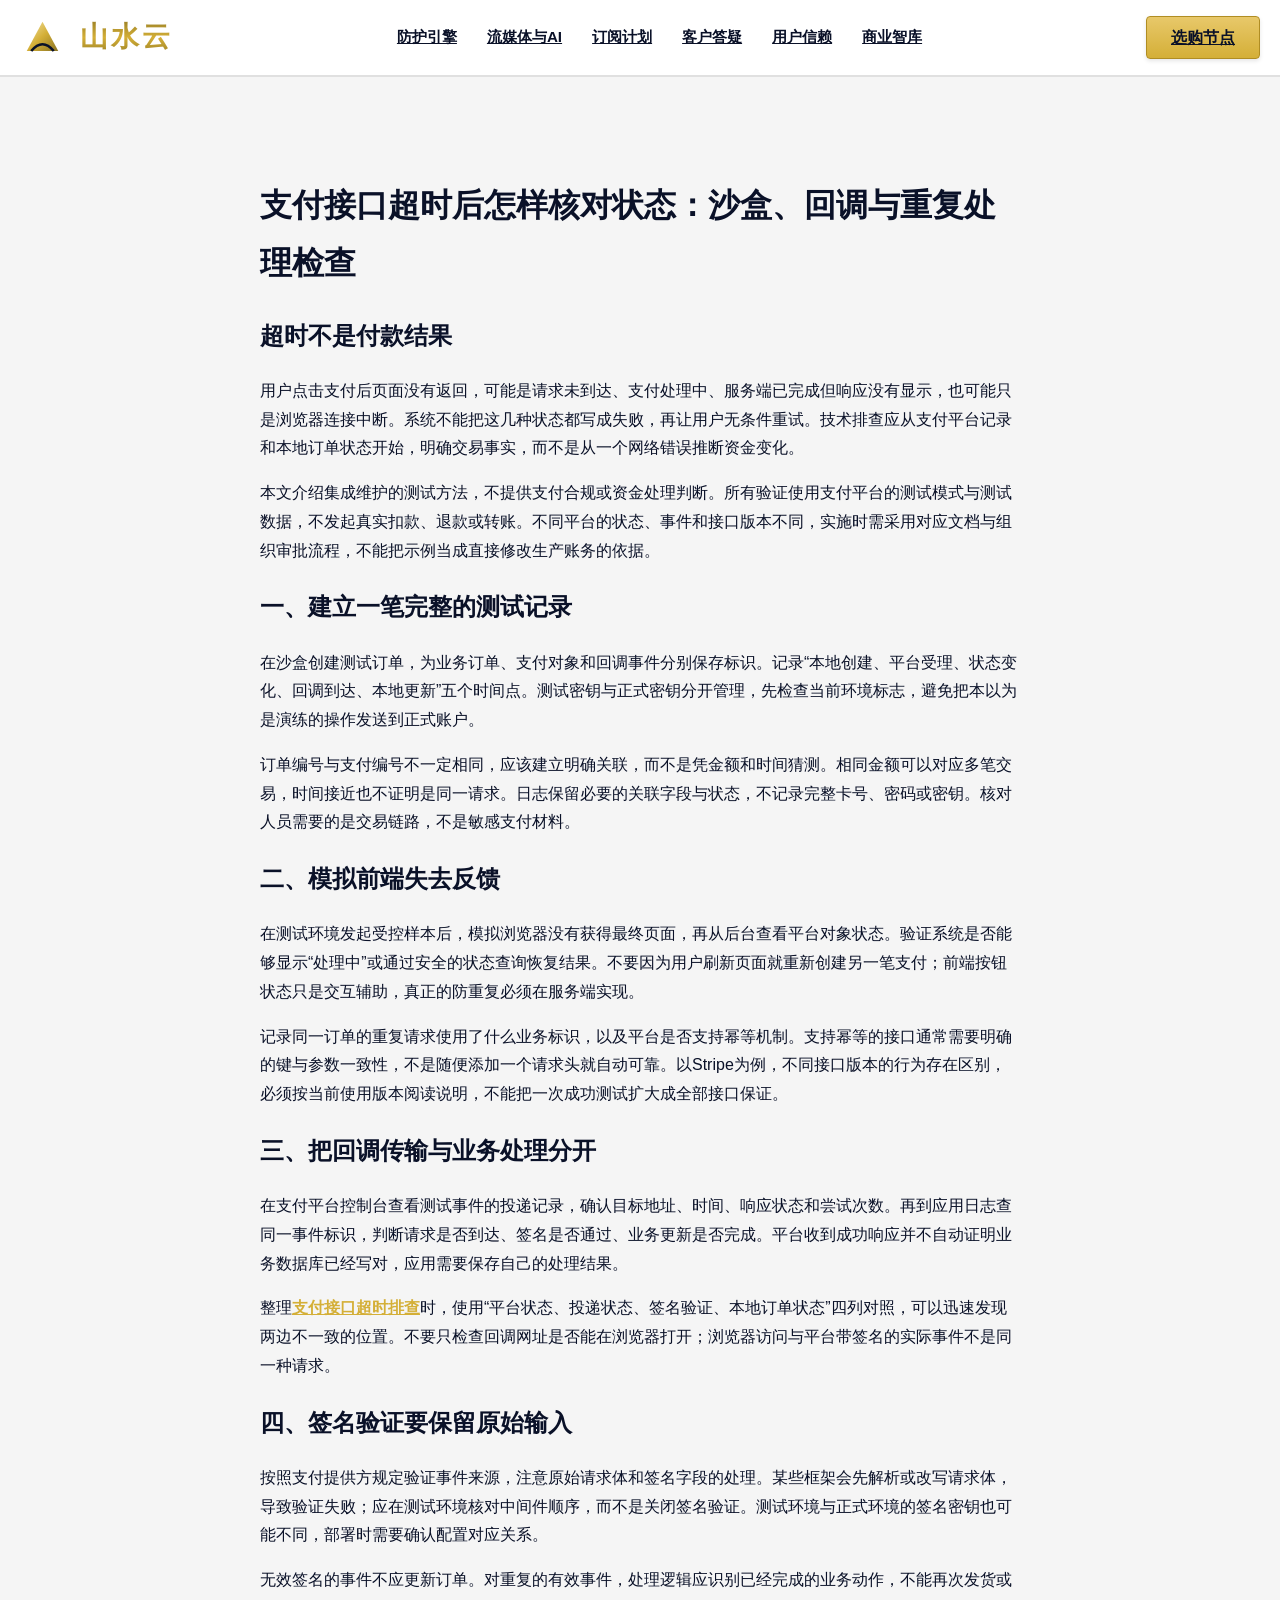
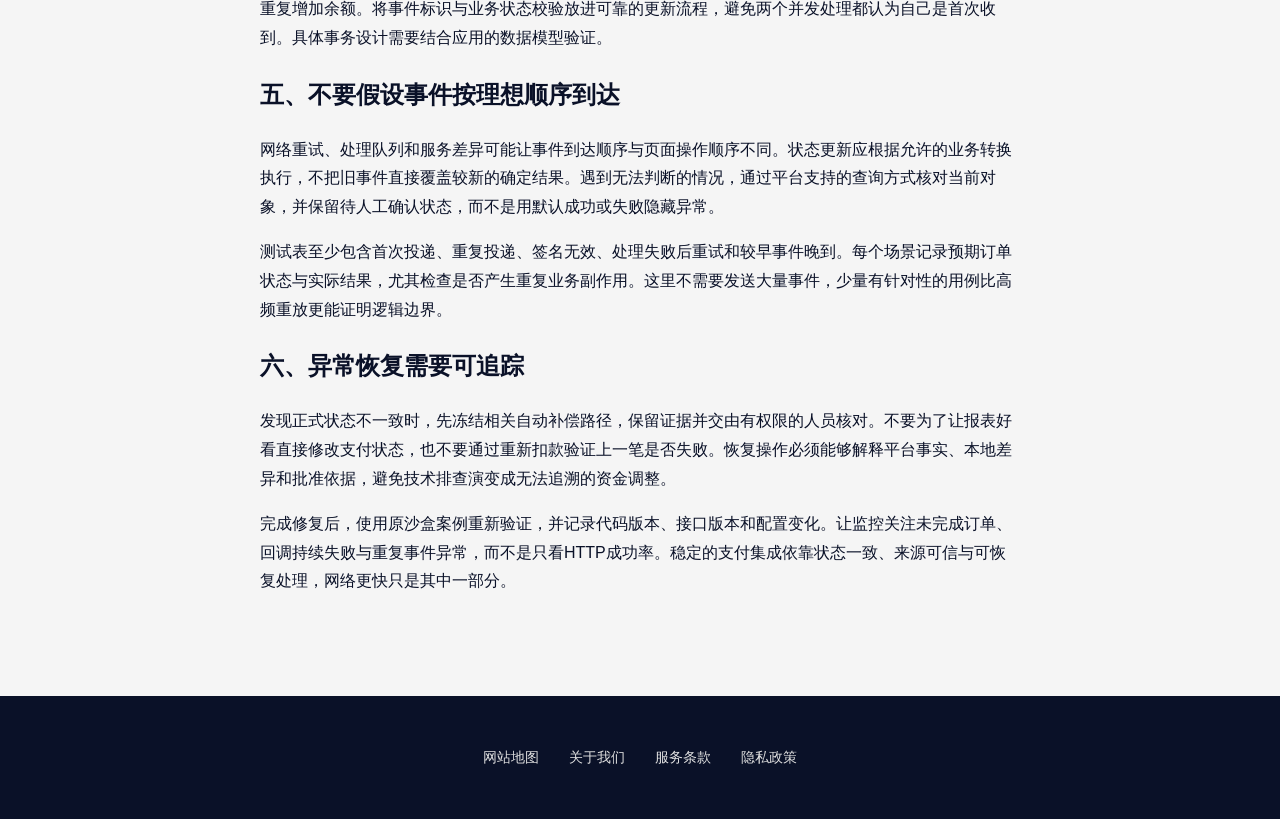
<file: global-payment-gateway-compliance.html>
<!DOCTYPE html>

<html lang="zh-CN">
<head>
<meta charset="utf-8"/>
<meta content="width=device-width, initial-scale=1.0" name="viewport"/>
<title>支付接口超时后怎样核对状态：沙盒、回调与重复处理检查</title>
<meta content="支付接口超时后怎样核对状态：沙盒、回调与重复处理检查，用操作清单和判断实例定位实际问题，区分网络、账户、页面与平台环节。" name="description"/>
<link href="style.css" rel="stylesheet"/>
  <link rel="canonical" href="https://shanshuicloud.shop/global-payment-gateway-compliance.html">
</head>
<body>
<header class="shop-header">
<div class="page-container header-inner">
<a class="logo-container" href="index.html" style="text-decoration: none;">
<svg class="logo-svg" viewbox="0 0 100 100">
<defs>
<lineargradient id="metal" x1="0%" x2="100%" y1="0%" y2="100%">
<stop offset="0%" stop-color="#F3E5AB"></stop>
<stop offset="50%" stop-color="#D4AF37"></stop>
<stop offset="100%" stop-color="#8a7322"></stop>
</lineargradient>
</defs>
<path d="M50 15L15 80h70L50 15z" fill="url(#metal)"></path>
<path d="M25 80Q50 50 75 80" fill="none" stroke="#0A1128" stroke-width="6"></path>
</svg>
<span class="logo-text">山水云</span>
</a>
<nav class="shop-menu">
<a href="index.html#features">防护引擎</a>
<a href="index.html#media-ai">流媒体与AI</a>
<a href="index.html#pricing">订阅计划</a>
<a href="index.html#faq">客户答疑</a>
<a href="index.html#testimonials">用户信赖</a>
<a href="intelligence.html">商业智库</a>
</nav>
<a class="btn-nav-shop" href="https://ww012.twilightaff.com/#/?code=A56DH1Af" rel="nofollow" target="_blank">选购节点</a>
</div>
</header>
<main class="article-body" style="max-width:800px; margin: 100px auto; padding: 0 20px; line-height: 1.8;"><h1>支付接口超时后怎样核对状态：沙盒、回调与重复处理检查</h1><div data-swc-article-body="2026-11-16"><h2>超时不是付款结果</h2>
<p>用户点击支付后页面没有返回，可能是请求未到达、支付处理中、服务端已完成但响应没有显示，也可能只是浏览器连接中断。系统不能把这几种状态都写成失败，再让用户无条件重试。技术排查应从支付平台记录和本地订单状态开始，明确交易事实，而不是从一个网络错误推断资金变化。</p>
<p>本文介绍集成维护的测试方法，不提供支付合规或资金处理判断。所有验证使用支付平台的测试模式与测试数据，不发起真实扣款、退款或转账。不同平台的状态、事件和接口版本不同，实施时需采用对应文档与组织审批流程，不能把示例当成直接修改生产账务的依据。</p>
<h2>一、建立一笔完整的测试记录</h2>
<p>在沙盒创建测试订单，为业务订单、支付对象和回调事件分别保存标识。记录“本地创建、平台受理、状态变化、回调到达、本地更新”五个时间点。测试密钥与正式密钥分开管理，先检查当前环境标志，避免把本以为是演练的操作发送到正式账户。</p>
<p>订单编号与支付编号不一定相同，应该建立明确关联，而不是凭金额和时间猜测。相同金额可以对应多笔交易，时间接近也不证明是同一请求。日志保留必要的关联字段与状态，不记录完整卡号、密码或密钥。核对人员需要的是交易链路，不是敏感支付材料。</p>
<h2>二、模拟前端失去反馈</h2>
<p>在测试环境发起受控样本后，模拟浏览器没有获得最终页面，再从后台查看平台对象状态。验证系统是否能够显示“处理中”或通过安全的状态查询恢复结果。不要因为用户刷新页面就重新创建另一笔支付；前端按钮状态只是交互辅助，真正的防重复必须在服务端实现。</p>
<p>记录同一订单的重复请求使用了什么业务标识，以及平台是否支持幂等机制。支持幂等的接口通常需要明确的键与参数一致性，不是随便添加一个请求头就自动可靠。以Stripe为例，不同接口版本的行为存在区别，必须按当前使用版本阅读说明，不能把一次成功测试扩大成全部接口保证。</p>
<h2>三、把回调传输与业务处理分开</h2>
<p>在支付平台控制台查看测试事件的投递记录，确认目标地址、时间、响应状态和尝试次数。再到应用日志查同一事件标识，判断请求是否到达、签名是否通过、业务更新是否完成。平台收到成功响应并不自动证明业务数据库已经写对，应用需要保存自己的处理结果。</p>
<p>整理<a href="https://dajichang.mom/">支付接口超时排查</a>时，使用“平台状态、投递状态、签名验证、本地订单状态”四列对照，可以迅速发现两边不一致的位置。不要只检查回调网址是否能在浏览器打开；浏览器访问与平台带签名的实际事件不是同一种请求。</p>
<h2>四、签名验证要保留原始输入</h2>
<p>按照支付提供方规定验证事件来源，注意原始请求体和签名字段的处理。某些框架会先解析或改写请求体，导致验证失败；应在测试环境核对中间件顺序，而不是关闭签名验证。测试环境与正式环境的签名密钥也可能不同，部署时需要确认配置对应关系。</p>
<p>无效签名的事件不应更新订单。对重复的有效事件，处理逻辑应识别已经完成的业务动作，不能再次发货或重复增加余额。将事件标识与业务状态校验放进可靠的更新流程，避免两个并发处理都认为自己是首次收到。具体事务设计需要结合应用的数据模型验证。</p>
<h2>五、不要假设事件按理想顺序到达</h2>
<p>网络重试、处理队列和服务差异可能让事件到达顺序与页面操作顺序不同。状态更新应根据允许的业务转换执行，不把旧事件直接覆盖较新的确定结果。遇到无法判断的情况，通过平台支持的查询方式核对当前对象，并保留待人工确认状态，而不是用默认成功或失败隐藏异常。</p>
<p>测试表至少包含首次投递、重复投递、签名无效、处理失败后重试和较早事件晚到。每个场景记录预期订单状态与实际结果，尤其检查是否产生重复业务副作用。这里不需要发送大量事件，少量有针对性的用例比高频重放更能证明逻辑边界。</p>
<h2>六、异常恢复需要可追踪</h2>
<p>发现正式状态不一致时，先冻结相关自动补偿路径，保留证据并交由有权限的人员核对。不要为了让报表好看直接修改支付状态，也不要通过重新扣款验证上一笔是否失败。恢复操作必须能够解释平台事实、本地差异和批准依据，避免技术排查演变成无法追溯的资金调整。</p>
<p>完成修复后，使用原沙盒案例重新验证，并记录代码版本、接口版本和配置变化。让监控关注未完成订单、回调持续失败与重复事件异常，而不是只看HTTP成功率。稳定的支付集成依靠状态一致、来源可信与可恢复处理，网络更快只是其中一部分。</p></div></main>
<footer class="site-footer">
<div class="page-container">
<div class="footer-links">
<a href="sitemap.html" target="_blank">网站地图</a>
<a href="about.html" target="_blank">关于我们</a>
<a href="terms.html" target="_blank">服务条款</a>
<a href="privacy.html" target="_blank">隐私政策</a>
</div>
</div>
</footer>
</body>
</html>
</file>
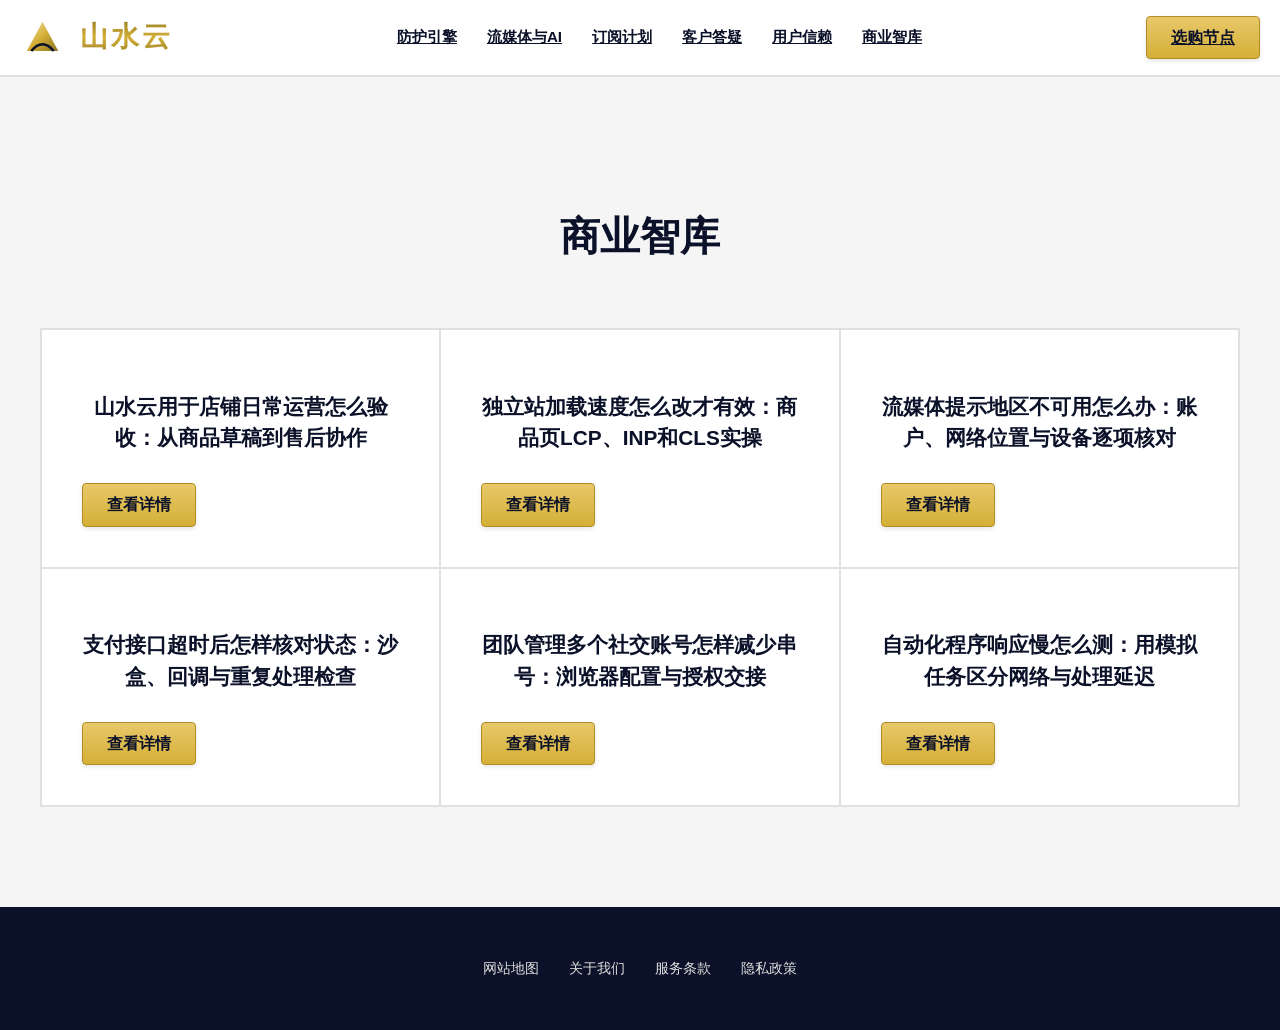
<file: intelligence.html>
<!DOCTYPE html>

<html lang="zh-CN">
<head>
<meta charset="utf-8"/>
<meta content="width=device-width, initial-scale=1.0" name="viewport"/>
<title>商业智库：线材、设备保护与家庭网络指南 - 山水云</title>
<meta content="山水云商业智库：网线类别、交换机与路由器区别、设备防雷、光猫指示灯、重启计划与信号强度解读。" name="description"/>
<link href="style.css" rel="stylesheet"/>
  <link rel="canonical" href="https://shanshuicloud.shop/intelligence.html">
</head>
<body>
<header class="shop-header">
<div class="page-container header-inner">
<a class="logo-container" href="index.html" style="text-decoration: none;">
<svg class="logo-svg" viewbox="0 0 100 100">
<defs>
<lineargradient id="metal" x1="0%" x2="100%" y1="0%" y2="100%">
<stop offset="0%" stop-color="#F3E5AB"></stop>
<stop offset="50%" stop-color="#D4AF37"></stop>
<stop offset="100%" stop-color="#8a7322"></stop>
</lineargradient>
</defs>
<path d="M50 15L15 80h70L50 15z" fill="url(#metal)"></path>
<path d="M25 80Q50 50 75 80" fill="none" stroke="#0A1128" stroke-width="6"></path>
</svg>
<span class="logo-text">山水云</span>
</a>
<nav class="shop-menu">
<a href="index.html#features">防护引擎</a>
<a href="index.html#media-ai">流媒体与AI</a>
<a href="index.html#pricing">订阅计划</a>
<a href="index.html#faq">客户答疑</a>
<a href="index.html#testimonials">用户信赖</a>
<a href="intelligence.html">商业智库</a>
</nav>
<a class="btn-nav-shop" href="https://ww012.twilightaff.com/#/?code=A56DH1Af" rel="nofollow" target="_blank">选购节点</a>
</div>
</header>
<main style="padding: 100px 20px; min-height: 80vh;">
<div style="max-width: 1200px; margin: 0 auto;">
<h1 style="text-align: center; font-size: 2.5rem; margin-bottom: 60px; color:var(--navy);">商业智库</h1>
<div class="product-grid">
<div class="product-card" style="display:flex; flex-direction:column; justify-content:space-between; padding:40px;">
<h3 style="font-size:1.3rem; margin-bottom:30px; line-height:1.5; color:var(--navy);">山水云用于店铺日常运营怎么验收：从商品草稿到售后协作</h3>
<a class="btn-nav-shop" href="cross-border-ecommerce-network.html" style="align-self:flex-start; text-decoration:none; text-align:center;">查看详情</a>
</div>
<div class="product-card" style="display:flex; flex-direction:column; justify-content:space-between; padding:40px;">
<h3 style="font-size:1.3rem; margin-bottom:30px; line-height:1.5; color:var(--navy);">独立站加载速度怎么改才有效：商品页LCP、INP和CLS实操</h3>
<a class="btn-nav-shop" href="standalone-seo-speed-correlation.html" style="align-self:flex-start; text-decoration:none; text-align:center;">查看详情</a>
</div>
<div class="product-card" style="display:flex; flex-direction:column; justify-content:space-between; padding:40px;">
<h3 style="font-size:1.3rem; margin-bottom:30px; line-height:1.5; color:var(--navy);">流媒体提示地区不可用怎么办：账户、网络位置与设备逐项核对</h3>
<a class="btn-nav-shop" href="streaming-geo-block-bypass.html" style="align-self:flex-start; text-decoration:none; text-align:center;">查看详情</a>
</div>
<div class="product-card" style="display:flex; flex-direction:column; justify-content:space-between; padding:40px;">
<h3 style="font-size:1.3rem; margin-bottom:30px; line-height:1.5; color:var(--navy);">支付接口超时后怎样核对状态：沙盒、回调与重复处理检查</h3>
<a class="btn-nav-shop" href="global-payment-gateway-compliance.html" style="align-self:flex-start; text-decoration:none; text-align:center;">查看详情</a>
</div>
<div class="product-card" style="display:flex; flex-direction:column; justify-content:space-between; padding:40px;">
<h3 style="font-size:1.3rem; margin-bottom:30px; line-height:1.5; color:var(--navy);">团队管理多个社交账号怎样减少串号：浏览器配置与授权交接</h3>
<a class="btn-nav-shop" href="social-media-fingerprint-isolation.html" style="align-self:flex-start; text-decoration:none; text-align:center;">查看详情</a>
</div>
<div class="product-card" style="display:flex; flex-direction:column; justify-content:space-between; padding:40px;">
<h3 style="font-size:1.3rem; margin-bottom:30px; line-height:1.5; color:var(--navy);">自动化程序响应慢怎么测：用模拟任务区分网络与处理延迟</h3>
<a class="btn-nav-shop" href="automated-trading-latency-war.html" style="align-self:flex-start; text-decoration:none; text-align:center;">查看详情</a>
</div>
</div>
</div>
</main>
<footer class="site-footer">
<div class="page-container">
<div class="footer-links">
<a href="sitemap.html" target="_blank">网站地图</a>
<a href="about.html" target="_blank">关于我们</a>
<a href="terms.html" target="_blank">服务条款</a>
<a href="privacy.html" target="_blank">隐私政策</a>
</div>
</div>
</footer>
</body>
</html>
</file>
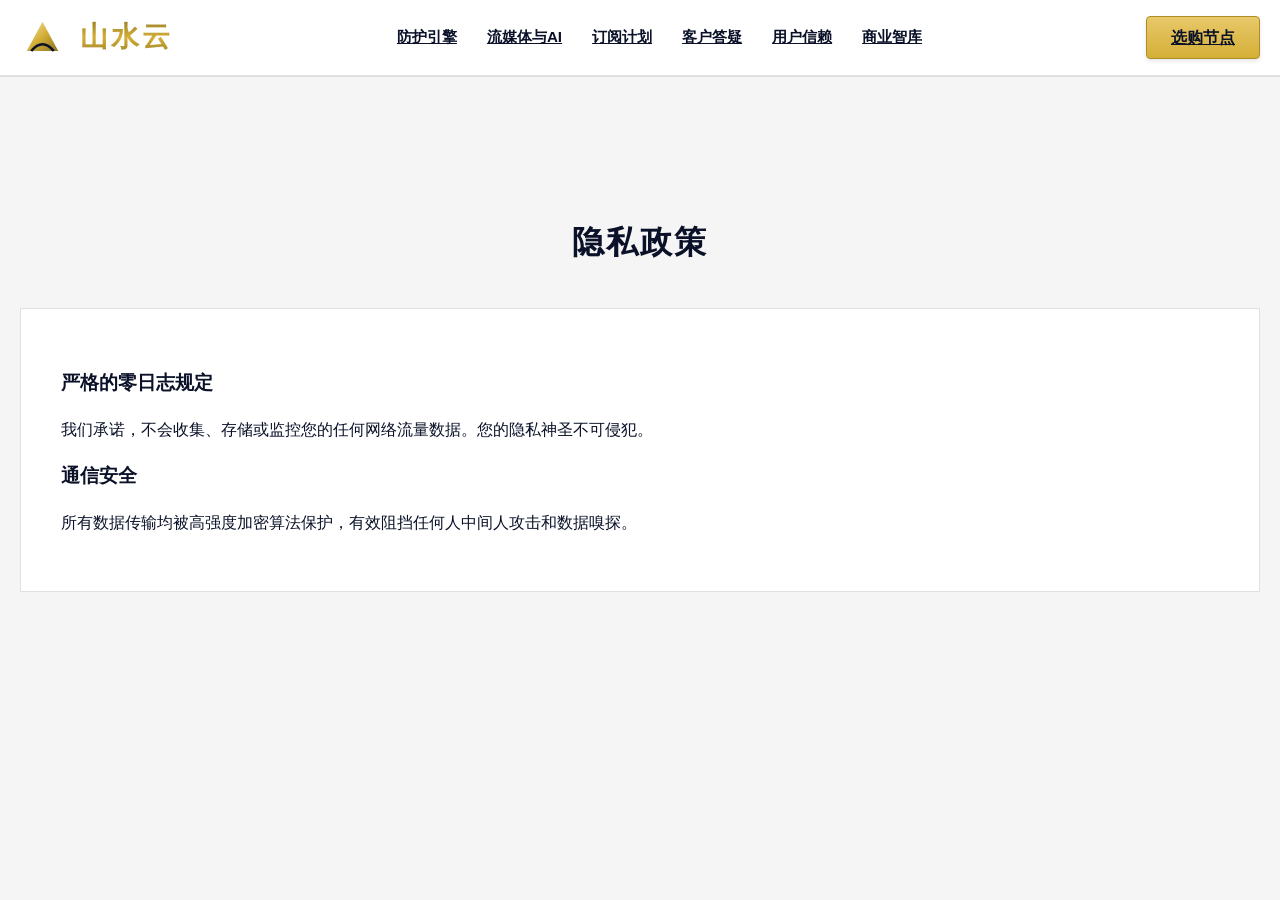
<file: privacy.html>
﻿<!DOCTYPE html>
<html lang="zh-CN">
<head>
    <meta charset="UTF-8">
    <meta name="viewport" content="width=device-width, initial-scale=1.0">
    <title>隐私政策 - 山水云</title>
    <link rel="stylesheet" href="style.css">
  <link rel="canonical" href="https://shanshuicloud.shop/privacy.html">
</head>
<body>
    <header class="shop-header">
        <div class="page-container header-inner">
            <a href="index.html" class="logo-container" style="text-decoration: none;">
                <svg class="logo-svg" viewBox="0 0 100 100">
                    <defs>
                        <linearGradient id="metal" x1="0%" y1="0%" x2="100%" y2="100%">
                            <stop offset="0%" stop-color="#F3E5AB" />
                            <stop offset="50%" stop-color="#D4AF37" />
                            <stop offset="100%" stop-color="#8a7322" />
                        </linearGradient>
                    </defs>
                    <path d="M50 15L15 80h70L50 15z" fill="url(#metal)"/>
                    <path d="M25 80Q50 50 75 80" fill="none" stroke="#0A1128" stroke-width="6"/>
                </svg>
                <span class="logo-text">山水云</span>
            </a>
            <nav class="shop-menu">
                <a href="index.html#features">防护引擎</a>
                <a href="index.html#media-ai">流媒体与AI</a>
                <a href="index.html#pricing">订阅计划</a>
                <a href="index.html#faq">客户答疑</a>
                <a href="index.html#testimonials">用户信赖</a>
                <a href="intelligence.html">商业智库</a>
            </nav>
            <a href="https://ww012.twilightaff.com/#/?code=A56DH1Af" rel="nofollow" target="_blank" class="btn-nav-shop">选购节点</a>
        </div>
    </header>
    <main class="page-container" style="padding: 80px 20px;">
        <h2 class="section-title">隐私政策</h2>
        <div style="background:white; padding:40px; border:1px solid var(--silver);">
            <h3>严格的零日志规定</h3>
            <p>我们承诺，不会收集、存储或监控您的任何网络流量数据。您的隐私神圣不可侵犯。</p>
            <h3>通信安全</h3>
            <p>所有数据传输均被高强度加密算法保护，有效阻挡任何人中间人攻击和数据嗅探。</p>
        </div>
    </main>
</body>
</html>
</file>
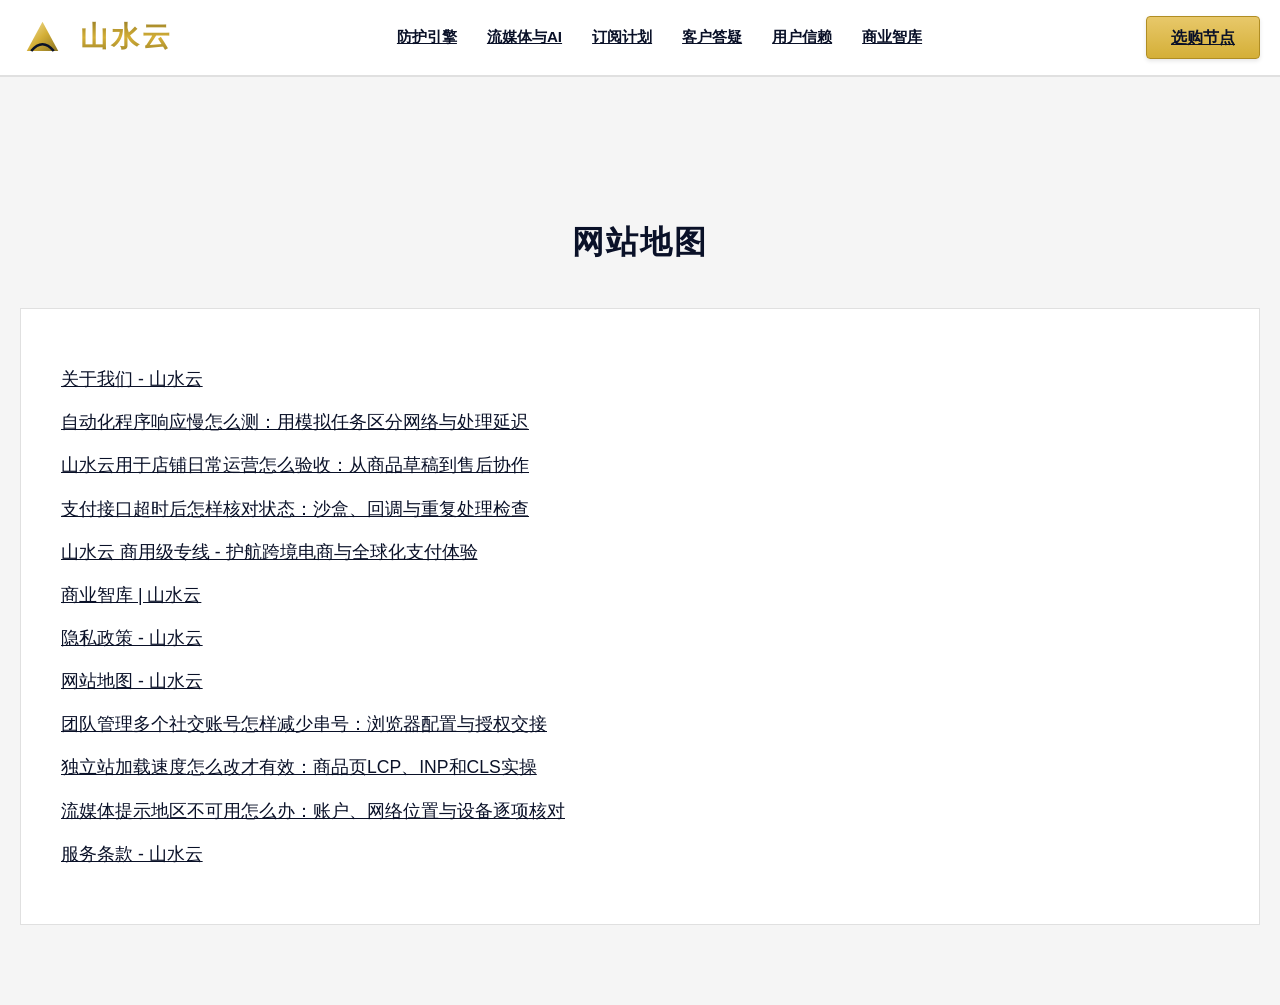
<file: sitemap.html>
<!DOCTYPE html>

<html lang="zh-CN">
<head>
<meta charset="utf-8"/>
<meta content="width=device-width, initial-scale=1.0" name="viewport"/>
<title>网站地图 - 山水云</title>
<link href="style.css" rel="stylesheet"/>
  <link rel="canonical" href="https://shanshuicloud.shop/sitemap.html">
</head>
<body>
<header class="shop-header">
<div class="page-container header-inner">
<a class="logo-container" href="index.html" style="text-decoration: none;">
<svg class="logo-svg" viewbox="0 0 100 100">
<defs>
<lineargradient id="metal" x1="0%" x2="100%" y1="0%" y2="100%">
<stop offset="0%" stop-color="#F3E5AB"></stop>
<stop offset="50%" stop-color="#D4AF37"></stop>
<stop offset="100%" stop-color="#8a7322"></stop>
</lineargradient>
</defs>
<path d="M50 15L15 80h70L50 15z" fill="url(#metal)"></path>
<path d="M25 80Q50 50 75 80" fill="none" stroke="#0A1128" stroke-width="6"></path>
</svg>
<span class="logo-text">山水云</span>
</a>
<nav class="shop-menu">
<a href="index.html#features">防护引擎</a>
<a href="index.html#media-ai">流媒体与AI</a>
<a href="index.html#pricing">订阅计划</a>
<a href="index.html#faq">客户答疑</a>
<a href="index.html#testimonials">用户信赖</a>
<a href="intelligence.html">商业智库</a>
</nav>
<a class="btn-nav-shop" href="https://ww012.twilightaff.com/#/?code=A56DH1Af" rel="nofollow" target="_blank">选购节点</a>
</div>
</header>
<main class="page-container" style="padding: 80px 20px;">
<h2 class="section-title">网站地图</h2>
<div style="background:white; padding:40px; border:1px solid var(--silver);">
<ul style="list-style: none; padding: 0; display: flex; flex-direction: column; gap: 15px;">
<li><a href="about.html" style="font-size: 1.1rem; text-decoration: underline; color: inherit;">关于我们 - 山水云</a></li>
<li><a href="automated-trading-latency-war.html" style="font-size: 1.1rem; text-decoration: underline; color: inherit;">自动化程序响应慢怎么测：用模拟任务区分网络与处理延迟</a></li>
<li><a href="cross-border-ecommerce-network.html" style="font-size: 1.1rem; text-decoration: underline; color: inherit;">山水云用于店铺日常运营怎么验收：从商品草稿到售后协作</a></li>
<li><a href="global-payment-gateway-compliance.html" style="font-size: 1.1rem; text-decoration: underline; color: inherit;">支付接口超时后怎样核对状态：沙盒、回调与重复处理检查</a></li>
<li><a href="index.html" style="font-size: 1.1rem; text-decoration: underline; color: inherit;">山水云 商用级专线 - 护航跨境电商与全球化支付体验</a></li>
<li><a href="intelligence.html" style="font-size: 1.1rem; text-decoration: underline; color: inherit;">商业智库 | 山水云</a></li>
<li><a href="privacy.html" style="font-size: 1.1rem; text-decoration: underline; color: inherit;">隐私政策 - 山水云</a></li>
<li><a href="sitemap.html" style="font-size: 1.1rem; text-decoration: underline; color: inherit;">网站地图 - 山水云</a></li>
<li><a href="social-media-fingerprint-isolation.html" style="font-size: 1.1rem; text-decoration: underline; color: inherit;">团队管理多个社交账号怎样减少串号：浏览器配置与授权交接</a></li>
<li><a href="standalone-seo-speed-correlation.html" style="font-size: 1.1rem; text-decoration: underline; color: inherit;">独立站加载速度怎么改才有效：商品页LCP、INP和CLS实操</a></li>
<li><a href="streaming-geo-block-bypass.html" style="font-size: 1.1rem; text-decoration: underline; color: inherit;">流媒体提示地区不可用怎么办：账户、网络位置与设备逐项核对</a></li>
<li><a href="terms.html" style="font-size: 1.1rem; text-decoration: underline; color: inherit;">服务条款 - 山水云</a></li>
</ul>
</div>
</main>
</body>
</html>
</file>
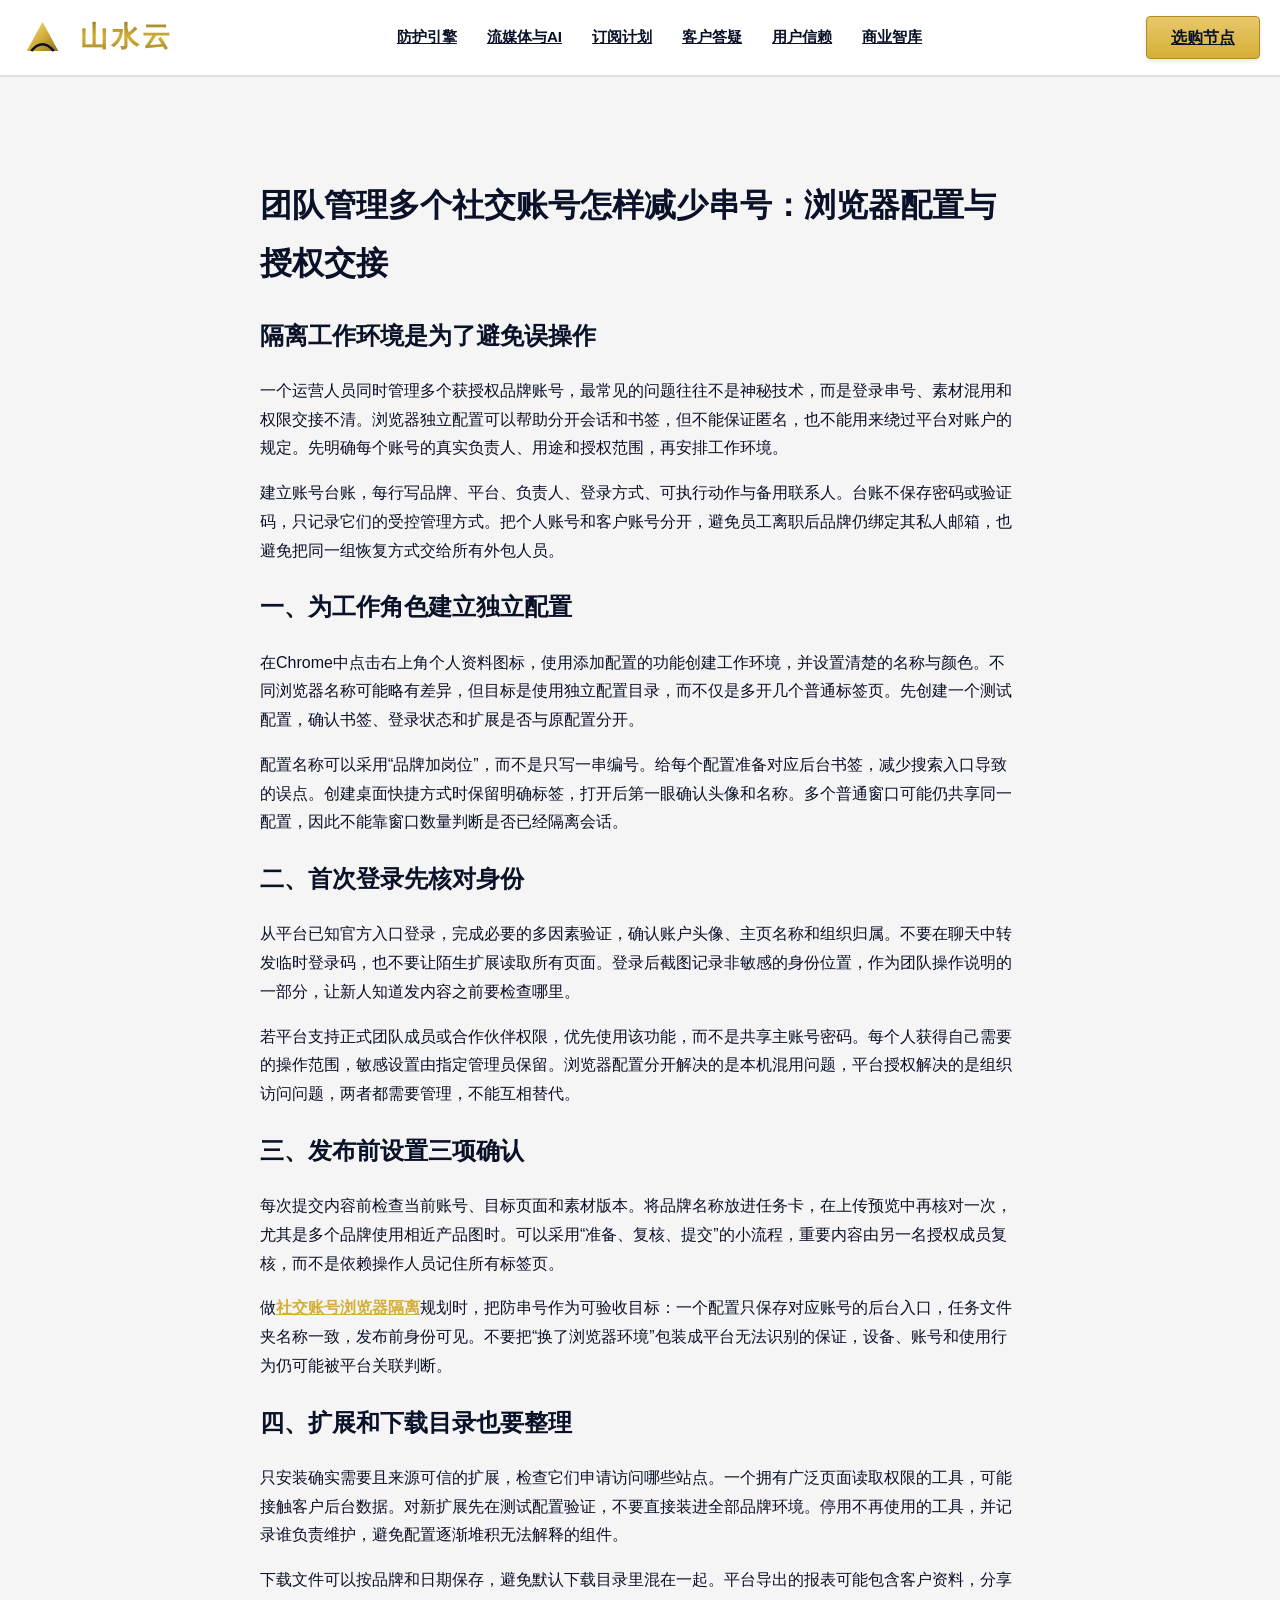
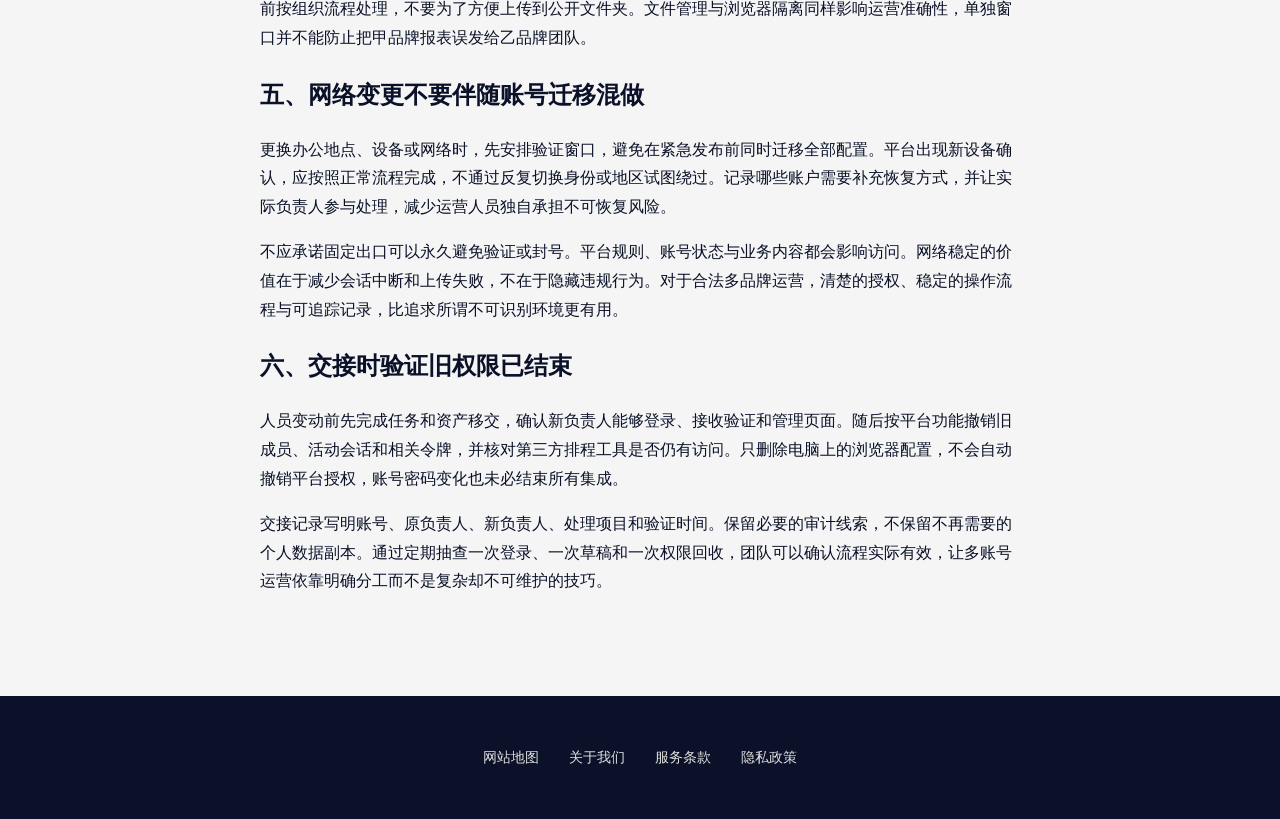
<file: social-media-fingerprint-isolation.html>
<!DOCTYPE html>

<html lang="zh-CN">
<head>
<meta charset="utf-8"/>
<meta content="width=device-width, initial-scale=1.0" name="viewport"/>
<title>团队管理多个社交账号怎样减少串号：浏览器配置与授权交接</title>
<meta content="团队管理多个社交账号怎样减少串号：浏览器配置与授权交接，用操作清单和判断实例定位实际问题，区分网络、账户、页面与平台环节。" name="description"/>
<link href="style.css" rel="stylesheet"/>
  <link rel="canonical" href="https://shanshuicloud.shop/social-media-fingerprint-isolation.html">
</head>
<body>
<header class="shop-header">
<div class="page-container header-inner">
<a class="logo-container" href="index.html" style="text-decoration: none;">
<svg class="logo-svg" viewbox="0 0 100 100">
<defs>
<lineargradient id="metal" x1="0%" x2="100%" y1="0%" y2="100%">
<stop offset="0%" stop-color="#F3E5AB"></stop>
<stop offset="50%" stop-color="#D4AF37"></stop>
<stop offset="100%" stop-color="#8a7322"></stop>
</lineargradient>
</defs>
<path d="M50 15L15 80h70L50 15z" fill="url(#metal)"></path>
<path d="M25 80Q50 50 75 80" fill="none" stroke="#0A1128" stroke-width="6"></path>
</svg>
<span class="logo-text">山水云</span>
</a>
<nav class="shop-menu">
<a href="index.html#features">防护引擎</a>
<a href="index.html#media-ai">流媒体与AI</a>
<a href="index.html#pricing">订阅计划</a>
<a href="index.html#faq">客户答疑</a>
<a href="index.html#testimonials">用户信赖</a>
<a href="intelligence.html">商业智库</a>
</nav>
<a class="btn-nav-shop" href="https://ww012.twilightaff.com/#/?code=A56DH1Af" rel="nofollow" target="_blank">选购节点</a>
</div>
</header>
<main class="article-body" style="max-width:800px; margin: 100px auto; padding: 0 20px; line-height: 1.8;"><h1>团队管理多个社交账号怎样减少串号：浏览器配置与授权交接</h1><div data-swc-article-body="2026-11-16"><h2>隔离工作环境是为了避免误操作</h2>
<p>一个运营人员同时管理多个获授权品牌账号，最常见的问题往往不是神秘技术，而是登录串号、素材混用和权限交接不清。浏览器独立配置可以帮助分开会话和书签，但不能保证匿名，也不能用来绕过平台对账户的规定。先明确每个账号的真实负责人、用途和授权范围，再安排工作环境。</p>
<p>建立账号台账，每行写品牌、平台、负责人、登录方式、可执行动作与备用联系人。台账不保存密码或验证码，只记录它们的受控管理方式。把个人账号和客户账号分开，避免员工离职后品牌仍绑定其私人邮箱，也避免把同一组恢复方式交给所有外包人员。</p>
<h2>一、为工作角色建立独立配置</h2>
<p>在Chrome中点击右上角个人资料图标，使用添加配置的功能创建工作环境，并设置清楚的名称与颜色。不同浏览器名称可能略有差异，但目标是使用独立配置目录，而不仅是多开几个普通标签页。先创建一个测试配置，确认书签、登录状态和扩展是否与原配置分开。</p>
<p>配置名称可以采用“品牌加岗位”，而不是只写一串编号。给每个配置准备对应后台书签，减少搜索入口导致的误点。创建桌面快捷方式时保留明确标签，打开后第一眼确认头像和名称。多个普通窗口可能仍共享同一配置，因此不能靠窗口数量判断是否已经隔离会话。</p>
<h2>二、首次登录先核对身份</h2>
<p>从平台已知官方入口登录，完成必要的多因素验证，确认账户头像、主页名称和组织归属。不要在聊天中转发临时登录码，也不要让陌生扩展读取所有页面。登录后截图记录非敏感的身份位置，作为团队操作说明的一部分，让新人知道发内容之前要检查哪里。</p>
<p>若平台支持正式团队成员或合作伙伴权限，优先使用该功能，而不是共享主账号密码。每个人获得自己需要的操作范围，敏感设置由指定管理员保留。浏览器配置分开解决的是本机混用问题，平台授权解决的是组织访问问题，两者都需要管理，不能互相替代。</p>
<h2>三、发布前设置三项确认</h2>
<p>每次提交内容前检查当前账号、目标页面和素材版本。将品牌名称放进任务卡，在上传预览中再核对一次，尤其是多个品牌使用相近产品图时。可以采用“准备、复核、提交”的小流程，重要内容由另一名授权成员复核，而不是依赖操作人员记住所有标签页。</p>
<p>做<a href="https://dajichang.mom/">社交账号浏览器隔离</a>规划时，把防串号作为可验收目标：一个配置只保存对应账号的后台入口，任务文件夹名称一致，发布前身份可见。不要把“换了浏览器环境”包装成平台无法识别的保证，设备、账号和使用行为仍可能被平台关联判断。</p>
<h2>四、扩展和下载目录也要整理</h2>
<p>只安装确实需要且来源可信的扩展，检查它们申请访问哪些站点。一个拥有广泛页面读取权限的工具，可能接触客户后台数据。对新扩展先在测试配置验证，不要直接装进全部品牌环境。停用不再使用的工具，并记录谁负责维护，避免配置逐渐堆积无法解释的组件。</p>
<p>下载文件可以按品牌和日期保存，避免默认下载目录里混在一起。平台导出的报表可能包含客户资料，分享前按组织流程处理，不要为了方便上传到公开文件夹。文件管理与浏览器隔离同样影响运营准确性，单独窗口并不能防止把甲品牌报表误发给乙品牌团队。</p>
<h2>五、网络变更不要伴随账号迁移混做</h2>
<p>更换办公地点、设备或网络时，先安排验证窗口，避免在紧急发布前同时迁移全部配置。平台出现新设备确认，应按照正常流程完成，不通过反复切换身份或地区试图绕过。记录哪些账户需要补充恢复方式，并让实际负责人参与处理，减少运营人员独自承担不可恢复风险。</p>
<p>不应承诺固定出口可以永久避免验证或封号。平台规则、账号状态与业务内容都会影响访问。网络稳定的价值在于减少会话中断和上传失败，不在于隐藏违规行为。对于合法多品牌运营，清楚的授权、稳定的操作流程与可追踪记录，比追求所谓不可识别环境更有用。</p>
<h2>六、交接时验证旧权限已结束</h2>
<p>人员变动前先完成任务和资产移交，确认新负责人能够登录、接收验证和管理页面。随后按平台功能撤销旧成员、活动会话和相关令牌，并核对第三方排程工具是否仍有访问。只删除电脑上的浏览器配置，不会自动撤销平台授权，账号密码变化也未必结束所有集成。</p>
<p>交接记录写明账号、原负责人、新负责人、处理项目和验证时间。保留必要的审计线索，不保留不再需要的个人数据副本。通过定期抽查一次登录、一次草稿和一次权限回收，团队可以确认流程实际有效，让多账号运营依靠明确分工而不是复杂却不可维护的技巧。</p></div></main>
<footer class="site-footer">
<div class="page-container">
<div class="footer-links">
<a href="sitemap.html" target="_blank">网站地图</a>
<a href="about.html" target="_blank">关于我们</a>
<a href="terms.html" target="_blank">服务条款</a>
<a href="privacy.html" target="_blank">隐私政策</a>
</div>
</div>
</footer>
</body>
</html>
</file>
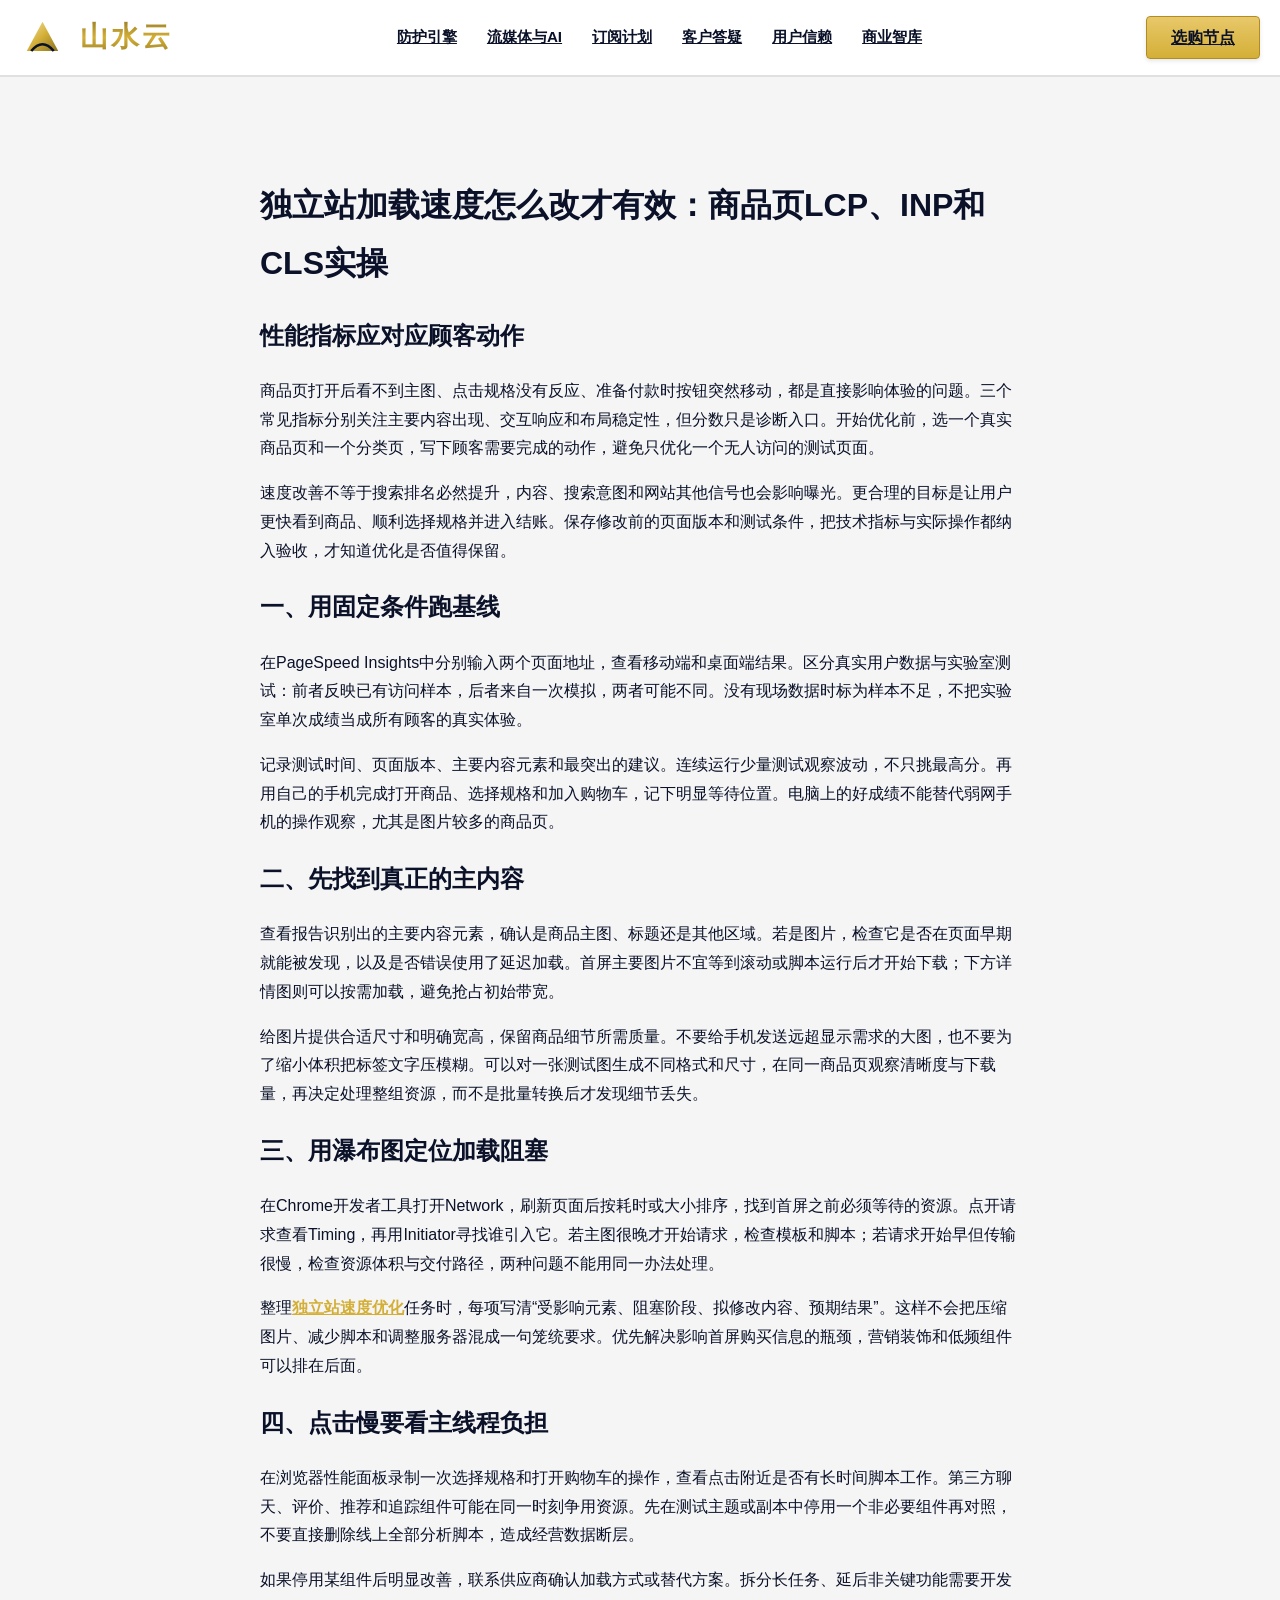
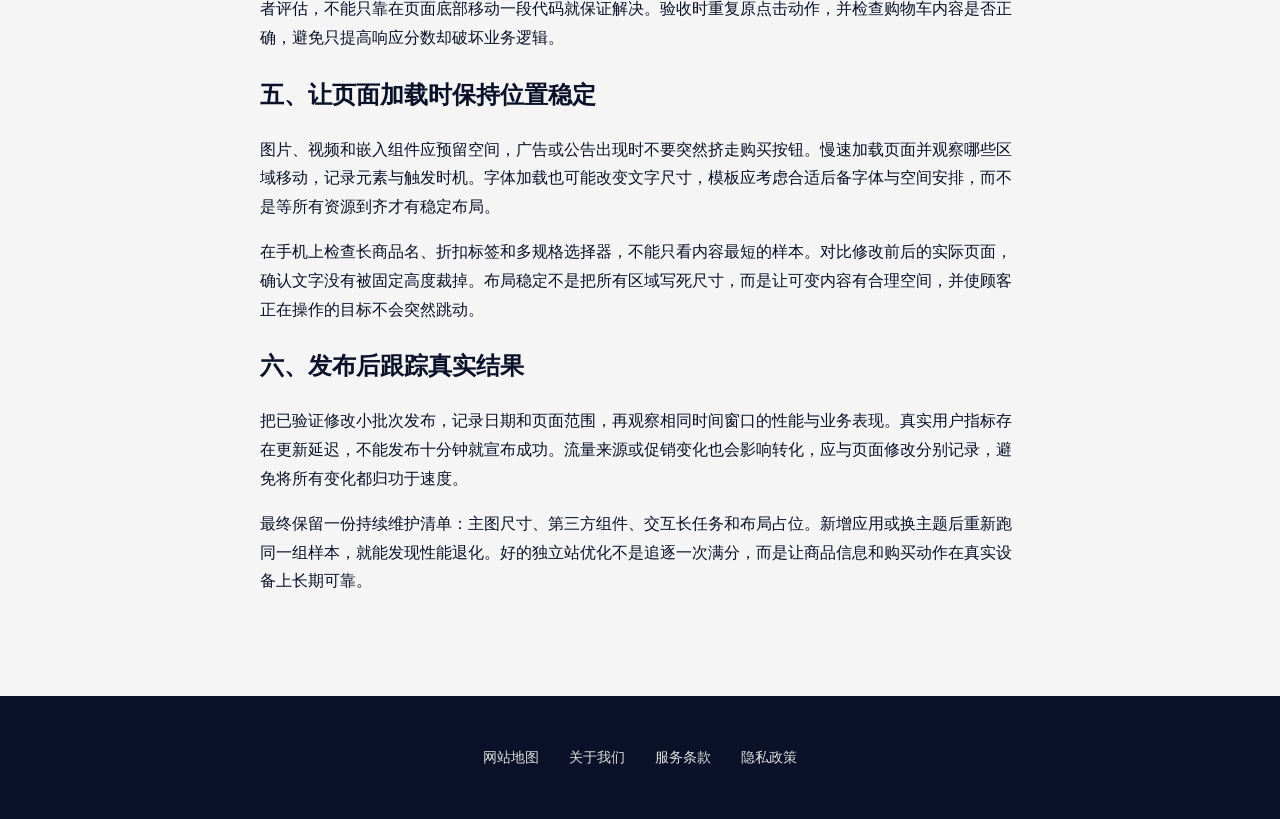
<file: standalone-seo-speed-correlation.html>
<!DOCTYPE html>

<html lang="zh-CN">
<head>
<meta charset="utf-8"/>
<meta content="width=device-width, initial-scale=1.0" name="viewport"/>
<title>独立站加载速度怎么改才有效：商品页LCP、INP和CLS实操</title>
<meta content="独立站加载速度怎么改才有效：商品页LCP、INP和CLS实操，用操作清单和判断实例定位实际问题，区分网络、账户、页面与平台环节。" name="description"/>
<link href="style.css" rel="stylesheet"/>
  <link rel="canonical" href="https://shanshuicloud.shop/standalone-seo-speed-correlation.html">
</head>
<body>
<header class="shop-header">
<div class="page-container header-inner">
<a class="logo-container" href="index.html" style="text-decoration: none;">
<svg class="logo-svg" viewbox="0 0 100 100">
<defs>
<lineargradient id="metal" x1="0%" x2="100%" y1="0%" y2="100%">
<stop offset="0%" stop-color="#F3E5AB"></stop>
<stop offset="50%" stop-color="#D4AF37"></stop>
<stop offset="100%" stop-color="#8a7322"></stop>
</lineargradient>
</defs>
<path d="M50 15L15 80h70L50 15z" fill="url(#metal)"></path>
<path d="M25 80Q50 50 75 80" fill="none" stroke="#0A1128" stroke-width="6"></path>
</svg>
<span class="logo-text">山水云</span>
</a>
<nav class="shop-menu">
<a href="index.html#features">防护引擎</a>
<a href="index.html#media-ai">流媒体与AI</a>
<a href="index.html#pricing">订阅计划</a>
<a href="index.html#faq">客户答疑</a>
<a href="index.html#testimonials">用户信赖</a>
<a href="intelligence.html">商业智库</a>
</nav>
<a class="btn-nav-shop" href="https://ww012.twilightaff.com/#/?code=A56DH1Af" rel="nofollow" target="_blank">选购节点</a>
</div>
</header>
<main class="article-body" style="max-width:800px; margin: 100px auto; padding: 0 20px; line-height: 1.8;"><h1>独立站加载速度怎么改才有效：商品页LCP、INP和CLS实操</h1><div data-swc-article-body="2026-11-16"><h2>性能指标应对应顾客动作</h2>
<p>商品页打开后看不到主图、点击规格没有反应、准备付款时按钮突然移动，都是直接影响体验的问题。三个常见指标分别关注主要内容出现、交互响应和布局稳定性，但分数只是诊断入口。开始优化前，选一个真实商品页和一个分类页，写下顾客需要完成的动作，避免只优化一个无人访问的测试页面。</p>
<p>速度改善不等于搜索排名必然提升，内容、搜索意图和网站其他信号也会影响曝光。更合理的目标是让用户更快看到商品、顺利选择规格并进入结账。保存修改前的页面版本和测试条件，把技术指标与实际操作都纳入验收，才知道优化是否值得保留。</p>
<h2>一、用固定条件跑基线</h2>
<p>在PageSpeed Insights中分别输入两个页面地址，查看移动端和桌面端结果。区分真实用户数据与实验室测试：前者反映已有访问样本，后者来自一次模拟，两者可能不同。没有现场数据时标为样本不足，不把实验室单次成绩当成所有顾客的真实体验。</p>
<p>记录测试时间、页面版本、主要内容元素和最突出的建议。连续运行少量测试观察波动，不只挑最高分。再用自己的手机完成打开商品、选择规格和加入购物车，记下明显等待位置。电脑上的好成绩不能替代弱网手机的操作观察，尤其是图片较多的商品页。</p>
<h2>二、先找到真正的主内容</h2>
<p>查看报告识别出的主要内容元素，确认是商品主图、标题还是其他区域。若是图片，检查它是否在页面早期就能被发现，以及是否错误使用了延迟加载。首屏主要图片不宜等到滚动或脚本运行后才开始下载；下方详情图则可以按需加载，避免抢占初始带宽。</p>
<p>给图片提供合适尺寸和明确宽高，保留商品细节所需质量。不要给手机发送远超显示需求的大图，也不要为了缩小体积把标签文字压模糊。可以对一张测试图生成不同格式和尺寸，在同一商品页观察清晰度与下载量，再决定处理整组资源，而不是批量转换后才发现细节丢失。</p>
<h2>三、用瀑布图定位加载阻塞</h2>
<p>在Chrome开发者工具打开Network，刷新页面后按耗时或大小排序，找到首屏之前必须等待的资源。点开请求查看Timing，再用Initiator寻找谁引入它。若主图很晚才开始请求，检查模板和脚本；若请求开始早但传输很慢，检查资源体积与交付路径，两种问题不能用同一办法处理。</p>
<p>整理<a href="https://dajichang.mom/">独立站速度优化</a>任务时，每项写清“受影响元素、阻塞阶段、拟修改内容、预期结果”。这样不会把压缩图片、减少脚本和调整服务器混成一句笼统要求。优先解决影响首屏购买信息的瓶颈，营销装饰和低频组件可以排在后面。</p>
<h2>四、点击慢要看主线程负担</h2>
<p>在浏览器性能面板录制一次选择规格和打开购物车的操作，查看点击附近是否有长时间脚本工作。第三方聊天、评价、推荐和追踪组件可能在同一时刻争用资源。先在测试主题或副本中停用一个非必要组件再对照，不要直接删除线上全部分析脚本，造成经营数据断层。</p>
<p>如果停用某组件后明显改善，联系供应商确认加载方式或替代方案。拆分长任务、延后非关键功能需要开发者评估，不能只靠在页面底部移动一段代码就保证解决。验收时重复原点击动作，并检查购物车内容是否正确，避免只提高响应分数却破坏业务逻辑。</p>
<h2>五、让页面加载时保持位置稳定</h2>
<p>图片、视频和嵌入组件应预留空间，广告或公告出现时不要突然挤走购买按钮。慢速加载页面并观察哪些区域移动，记录元素与触发时机。字体加载也可能改变文字尺寸，模板应考虑合适后备字体与空间安排，而不是等所有资源到齐才有稳定布局。</p>
<p>在手机上检查长商品名、折扣标签和多规格选择器，不能只看内容最短的样本。对比修改前后的实际页面，确认文字没有被固定高度裁掉。布局稳定不是把所有区域写死尺寸，而是让可变内容有合理空间，并使顾客正在操作的目标不会突然跳动。</p>
<h2>六、发布后跟踪真实结果</h2>
<p>把已验证修改小批次发布，记录日期和页面范围，再观察相同时间窗口的性能与业务表现。真实用户指标存在更新延迟，不能发布十分钟就宣布成功。流量来源或促销变化也会影响转化，应与页面修改分别记录，避免将所有变化都归功于速度。</p>
<p>最终保留一份持续维护清单：主图尺寸、第三方组件、交互长任务和布局占位。新增应用或换主题后重新跑同一组样本，就能发现性能退化。好的独立站优化不是追逐一次满分，而是让商品信息和购买动作在真实设备上长期可靠。</p></div></main>
<footer class="site-footer">
<div class="page-container">
<div class="footer-links">
<a href="sitemap.html" target="_blank">网站地图</a>
<a href="about.html" target="_blank">关于我们</a>
<a href="terms.html" target="_blank">服务条款</a>
<a href="privacy.html" target="_blank">隐私政策</a>
</div>
</div>
</footer>
</body>
</html>
</file>
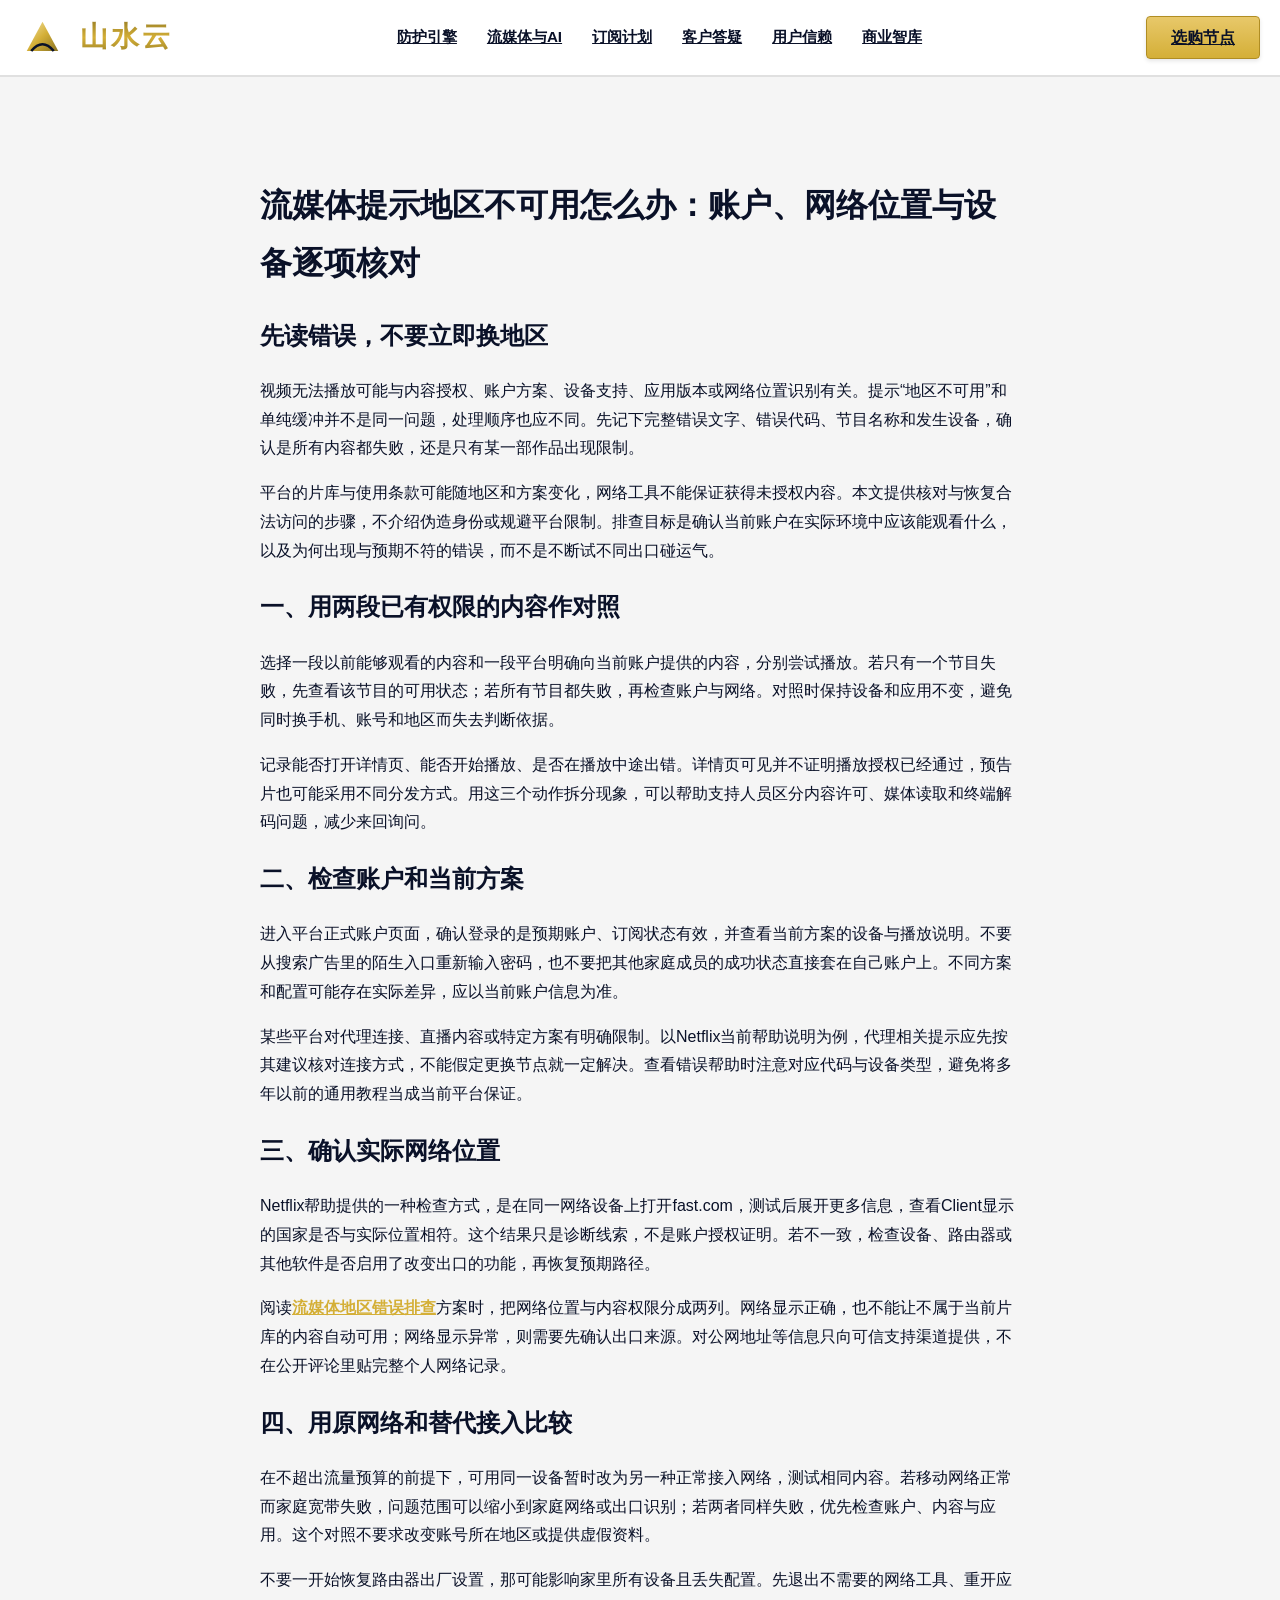
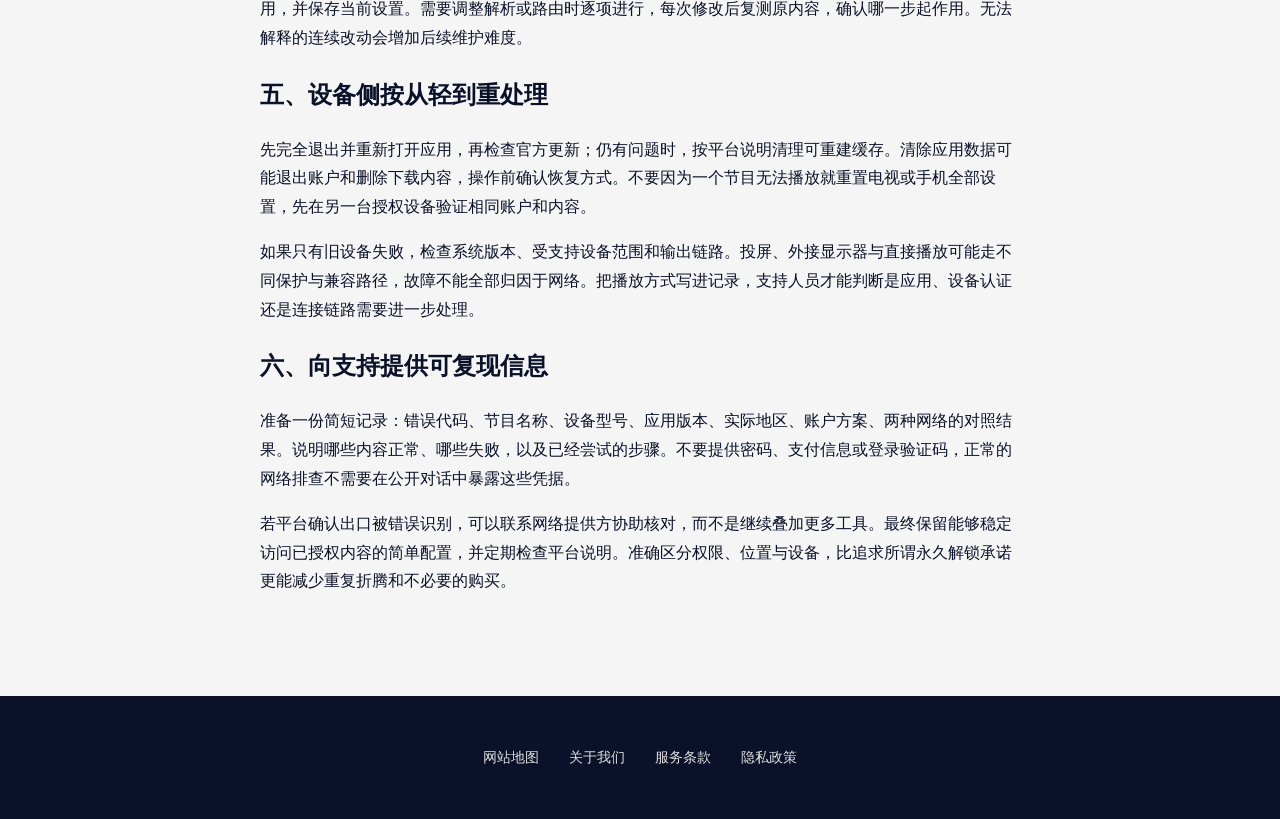
<file: streaming-geo-block-bypass.html>
<!DOCTYPE html>

<html lang="zh-CN">
<head>
<meta charset="utf-8"/>
<meta content="width=device-width, initial-scale=1.0" name="viewport"/>
<title>流媒体提示地区不可用怎么办：账户、网络位置与设备逐项核对</title>
<meta content="流媒体提示地区不可用怎么办：账户、网络位置与设备逐项核对，用操作清单和判断实例定位实际问题，区分网络、账户、页面与平台环节。" name="description"/>
<link href="style.css" rel="stylesheet"/>
  <link rel="canonical" href="https://shanshuicloud.shop/streaming-geo-block-bypass.html">
</head>
<body>
<header class="shop-header">
<div class="page-container header-inner">
<a class="logo-container" href="index.html" style="text-decoration: none;">
<svg class="logo-svg" viewbox="0 0 100 100">
<defs>
<lineargradient id="metal" x1="0%" x2="100%" y1="0%" y2="100%">
<stop offset="0%" stop-color="#F3E5AB"></stop>
<stop offset="50%" stop-color="#D4AF37"></stop>
<stop offset="100%" stop-color="#8a7322"></stop>
</lineargradient>
</defs>
<path d="M50 15L15 80h70L50 15z" fill="url(#metal)"></path>
<path d="M25 80Q50 50 75 80" fill="none" stroke="#0A1128" stroke-width="6"></path>
</svg>
<span class="logo-text">山水云</span>
</a>
<nav class="shop-menu">
<a href="index.html#features">防护引擎</a>
<a href="index.html#media-ai">流媒体与AI</a>
<a href="index.html#pricing">订阅计划</a>
<a href="index.html#faq">客户答疑</a>
<a href="index.html#testimonials">用户信赖</a>
<a href="intelligence.html">商业智库</a>
</nav>
<a class="btn-nav-shop" href="https://ww012.twilightaff.com/#/?code=A56DH1Af" rel="nofollow" target="_blank">选购节点</a>
</div>
</header>
<main class="article-body" style="max-width:800px; margin: 100px auto; padding: 0 20px; line-height: 1.8;"><h1>流媒体提示地区不可用怎么办：账户、网络位置与设备逐项核对</h1><div data-swc-article-body="2026-11-16"><h2>先读错误，不要立即换地区</h2>
<p>视频无法播放可能与内容授权、账户方案、设备支持、应用版本或网络位置识别有关。提示“地区不可用”和单纯缓冲并不是同一问题，处理顺序也应不同。先记下完整错误文字、错误代码、节目名称和发生设备，确认是所有内容都失败，还是只有某一部作品出现限制。</p>
<p>平台的片库与使用条款可能随地区和方案变化，网络工具不能保证获得未授权内容。本文提供核对与恢复合法访问的步骤，不介绍伪造身份或规避平台限制。排查目标是确认当前账户在实际环境中应该能观看什么，以及为何出现与预期不符的错误，而不是不断试不同出口碰运气。</p>
<h2>一、用两段已有权限的内容作对照</h2>
<p>选择一段以前能够观看的内容和一段平台明确向当前账户提供的内容，分别尝试播放。若只有一个节目失败，先查看该节目的可用状态；若所有节目都失败，再检查账户与网络。对照时保持设备和应用不变，避免同时换手机、账号和地区而失去判断依据。</p>
<p>记录能否打开详情页、能否开始播放、是否在播放中途出错。详情页可见并不证明播放授权已经通过，预告片也可能采用不同分发方式。用这三个动作拆分现象，可以帮助支持人员区分内容许可、媒体读取和终端解码问题，减少来回询问。</p>
<h2>二、检查账户和当前方案</h2>
<p>进入平台正式账户页面，确认登录的是预期账户、订阅状态有效，并查看当前方案的设备与播放说明。不要从搜索广告里的陌生入口重新输入密码，也不要把其他家庭成员的成功状态直接套在自己账户上。不同方案和配置可能存在实际差异，应以当前账户信息为准。</p>
<p>某些平台对代理连接、直播内容或特定方案有明确限制。以Netflix当前帮助说明为例，代理相关提示应先按其建议核对连接方式，不能假定更换节点就一定解决。查看错误帮助时注意对应代码与设备类型，避免将多年以前的通用教程当成当前平台保证。</p>
<h2>三、确认实际网络位置</h2>
<p>Netflix帮助提供的一种检查方式，是在同一网络设备上打开fast.com，测试后展开更多信息，查看Client显示的国家是否与实际位置相符。这个结果只是诊断线索，不是账户授权证明。若不一致，检查设备、路由器或其他软件是否启用了改变出口的功能，再恢复预期路径。</p>
<p>阅读<a href="https://dajichang.mom/">流媒体地区错误排查</a>方案时，把网络位置与内容权限分成两列。网络显示正确，也不能让不属于当前片库的内容自动可用；网络显示异常，则需要先确认出口来源。对公网地址等信息只向可信支持渠道提供，不在公开评论里贴完整个人网络记录。</p>
<h2>四、用原网络和替代接入比较</h2>
<p>在不超出流量预算的前提下，可用同一设备暂时改为另一种正常接入网络，测试相同内容。若移动网络正常而家庭宽带失败，问题范围可以缩小到家庭网络或出口识别；若两者同样失败，优先检查账户、内容与应用。这个对照不要求改变账号所在地区或提供虚假资料。</p>
<p>不要一开始恢复路由器出厂设置，那可能影响家里所有设备且丢失配置。先退出不需要的网络工具、重开应用，并保存当前设置。需要调整解析或路由时逐项进行，每次修改后复测原内容，确认哪一步起作用。无法解释的连续改动会增加后续维护难度。</p>
<h2>五、设备侧按从轻到重处理</h2>
<p>先完全退出并重新打开应用，再检查官方更新；仍有问题时，按平台说明清理可重建缓存。清除应用数据可能退出账户和删除下载内容，操作前确认恢复方式。不要因为一个节目无法播放就重置电视或手机全部设置，先在另一台授权设备验证相同账户和内容。</p>
<p>如果只有旧设备失败，检查系统版本、受支持设备范围和输出链路。投屏、外接显示器与直接播放可能走不同保护与兼容路径，故障不能全部归因于网络。把播放方式写进记录，支持人员才能判断是应用、设备认证还是连接链路需要进一步处理。</p>
<h2>六、向支持提供可复现信息</h2>
<p>准备一份简短记录：错误代码、节目名称、设备型号、应用版本、实际地区、账户方案、两种网络的对照结果。说明哪些内容正常、哪些失败，以及已经尝试的步骤。不要提供密码、支付信息或登录验证码，正常的网络排查不需要在公开对话中暴露这些凭据。</p>
<p>若平台确认出口被错误识别，可以联系网络提供方协助核对，而不是继续叠加更多工具。最终保留能够稳定访问已授权内容的简单配置，并定期检查平台说明。准确区分权限、位置与设备，比追求所谓永久解锁承诺更能减少重复折腾和不必要的购买。</p></div></main>
<footer class="site-footer">
<div class="page-container">
<div class="footer-links">
<a href="sitemap.html" target="_blank">网站地图</a>
<a href="about.html" target="_blank">关于我们</a>
<a href="terms.html" target="_blank">服务条款</a>
<a href="privacy.html" target="_blank">隐私政策</a>
</div>
</div>
</footer>
</body>
</html>
</file>
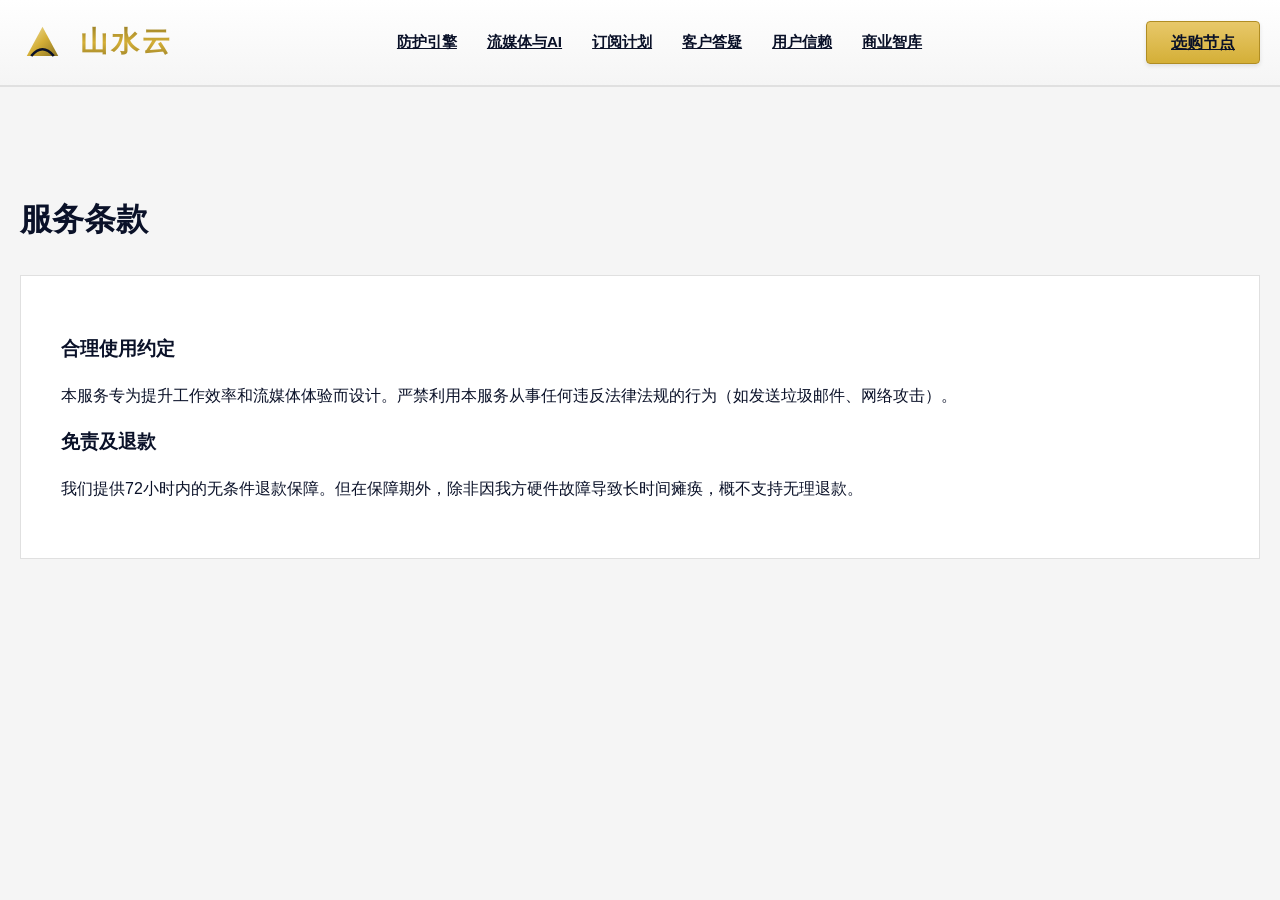
<file: terms.html>
﻿<!DOCTYPE html>
<html lang="zh-CN">
<head>
    <meta charset="UTF-8">
    <meta name="viewport" content="width=device-width, initial-scale=1.0">
    <title>服务条款 - 山水云</title>
    <link rel="stylesheet" href="style.css">
    <style>
        .page-container { max-width: 1400px; margin: 0 auto; padding: 0 20px; }
        .shop-header { padding: 20px 0; background: linear-gradient(180deg, #fff, #F5F5F5); border-bottom: 2px solid #E0E0E0; }
        .logo-text { font-size: 28px; font-weight: 800; }
    </style>
  <link rel="canonical" href="https://shanshuicloud.shop/terms.html">
</head>
<body>
    <header class="shop-header">
        <div class="page-container header-inner">
            <a href="index.html" class="logo-container" style="text-decoration: none;">
                <svg class="logo-svg" viewBox="0 0 100 100">
                    <defs>
                        <linearGradient id="metal" x1="0%" y1="0%" x2="100%" y2="100%">
                            <stop offset="0%" stop-color="#F3E5AB" />
                            <stop offset="50%" stop-color="#D4AF37" />
                            <stop offset="100%" stop-color="#8a7322" />
                        </linearGradient>
                    </defs>
                    <path d="M50 15L15 80h70L50 15z" fill="url(#metal)"/>
                    <path d="M25 80Q50 50 75 80" fill="none" stroke="#0A1128" stroke-width="6"/>
                </svg>
                <span class="logo-text">山水云</span>
            </a>
            <nav class="shop-menu">
                <a href="index.html#features">防护引擎</a>
                <a href="index.html#media-ai">流媒体与AI</a>
                <a href="index.html#pricing">订阅计划</a>
                <a href="index.html#faq">客户答疑</a>
                <a href="index.html#testimonials">用户信赖</a>
                <a href="intelligence.html">商业智库</a>
            </nav>
            <a href="https://ww012.twilightaff.com/#/?code=A56DH1Af" rel="nofollow" target="_blank" class="btn-nav-shop">选购节点</a>
        </div>
    </header>
    <main class="page-container" style="padding: 80px 20px;">
        <h2 style="font-size: 2rem; margin-bottom: 30px;">服务条款</h2>
        <div style="background:white; padding:40px; border:1px solid #E0E0E0;">
            <h3>合理使用约定</h3>
            <p>本服务专为提升工作效率和流媒体体验而设计。严禁利用本服务从事任何违反法律法规的行为（如发送垃圾邮件、网络攻击）。</p>
            <h3>免责及退款</h3>
            <p>我们提供72小时内的无条件退款保障。但在保障期外，除非因我方硬件故障导致长时间瘫痪，概不支持无理退款。</p>
        </div>
    </main>
</body>
</html>
</file>
<file: style.css>
/* E:\1落地页\落地页\山水云\shanshuicloud.shop\style.css */
:root {
    --navy: #0A1128;
    --silver: #E0E0E0;
    --platinum: #F5F5F5;
    --gold: #D4AF37;
    --light-gold: #F3E5AB;
}
* { box-sizing: border-box; }
body {
    margin: 0; padding: 0;
    font-family: -apple-system, BlinkMacSystemFont, "Segoe UI", Roboto, sans-serif;
    background-color: var(--platinum);
    color: var(--navy);
    line-height: 1.6;
}
.page-container { max-width: 1400px; margin: 0 auto; padding: 0 20px; }

/* Metallic Logo */
.shop-header { position: sticky; top: 0; z-index: 1000; padding: 15px 0; background: rgba(255,255,255,0.95); backdrop-filter: blur(10px); border-bottom: 2px solid var(--silver); }
.header-inner { display: flex; justify-content: space-between; align-items: center; }
.logo-container { display: inline-flex; align-items: center; gap: 15px; }
.shop-menu { display: flex; gap: 30px; align-items: center; }
.shop-menu a { color: var(--navy); font-weight: bold; font-size: 0.95rem; transition: 0.2s; }
.shop-menu a:hover { color: var(--gold); }
.btn-nav-shop { background: linear-gradient(to bottom, #E8C86A, #D4AF37); color: var(--navy); padding: 8px 24px; font-weight: bold; border-radius: 4px; box-shadow: 0 2px 4px rgba(0,0,0,0.1); border: 1px solid #B08D23; transition: 0.2s; }
.btn-nav-shop:hover { background: linear-gradient(to bottom, #F3E5AB, #D4AF37); transform: translateY(-1px); }
@media (max-width: 800px) { .shop-menu { display: none; } }
.logo-text { font-size: 28px; font-weight: 800; text-transform: uppercase; letter-spacing: 3px; 
    background: linear-gradient(to bottom, #8a7322, #D4AF37, #8a7322); 
    -webkit-background-clip: text; -webkit-text-fill-color: transparent; 
}
.logo-svg { width: 45px; height: 45px; }

/* Hero - E-commerce Product Style */
.hero-product {
    padding: 80px 0; display: flex; align-items: center; justify-content: center; text-align: center;
    background: radial-gradient(circle at center, #ffffff 0%, var(--platinum) 100%);
    border-bottom: 1px solid var(--silver);
    position: relative; overflow: hidden;
}
.hero-product::before {
    content: ''; position: absolute; width: 150%; height: 200px; bottom: -100px;
    background: linear-gradient(90deg, transparent, rgba(212, 175, 55, 0.2), transparent);
    transform: rotate(-5deg); pointer-events: none;
}
.hero-product h1 { font-size: 3.5rem; margin: 0 0 15px; color: var(--navy); }
.hero-product p { font-size: 1.3rem; color: #555; max-width: 700px; margin: 0 auto 30px; }

/* Buttons */
.buy-btn, .seo-btn {
    display: inline-block; padding: 18px 40px; font-size: 1.1rem; font-weight: bold; border-radius: 4px; text-decoration: none; margin: 10px;
    box-shadow: inset 0 1px 0 rgba(255,255,255,0.5), 0 4px 6px rgba(0,0,0,0.1); transition: all 0.2s;
}
.buy-btn { background: linear-gradient(to bottom, #E8C86A, #D4AF37); color: var(--navy); border: 1px solid #B08D23; }
.buy-btn:hover { background: linear-gradient(to bottom, #F3E5AB, #D4AF37); transform: translateY(-2px); }
.seo-btn { background: linear-gradient(to bottom, #4A5568, var(--navy)); color: white; border: 1px solid #000; }
.seo-btn:hover { background: linear-gradient(to bottom, #2D3748, #000); transform: translateY(-2px); }

/* Features Grid - Table/Card hybrid */
.section-title { font-size: 2rem; text-align: center; margin: 60px 0 40px; text-transform: uppercase; color: var(--navy); letter-spacing: 2px; }
.product-grid { display: grid; grid-template-columns: repeat(auto-fit, minmax(300px, 1fr)); gap: 2px; background: var(--silver); border: 2px solid var(--silver); }
.product-card { background: white; padding: 40px 30px; text-align: center; }
.product-card:hover { background: #fafafa; }
.product-icon { width: 70px; height: 70px; margin: 0 auto 20px; }
.product-card h3 { font-size: 1.4rem; margin-bottom: 15px; }

/* Pricing Table - Classic E-commerce */
.pricing-wrapper { display: flex; justify-content: center; flex-wrap: wrap; gap: 30px; padding-bottom: 60px; }
.price-box { width: 320px; background: white; border: 1px solid var(--silver); box-shadow: 0 10px 20px rgba(0,0,0,0.05); }
.price-box.pro { border-color: var(--gold); position: relative; }
.price-box.pro::before { content: '畅销推荐'; position: absolute; top: -15px; left: 50%; transform: translateX(-50%); background: var(--gold); color: var(--navy); padding: 5px 15px; font-weight: bold; font-size: 0.9rem; border-radius: 20px; }
.price-header { padding: 30px; text-align: center; background: var(--platinum); border-bottom: 1px solid var(--silver); }
.price-header h3 { margin: 0 0 10px; font-size: 1.5rem; }
.price-header .amount { font-size: 3rem; font-weight: bold; color: var(--navy); }
.price-header .amount small { font-size: 1rem; color: #777; }
.price-body { padding: 30px; }
.price-body ul { list-style: none; padding: 0; margin: 0 0 30px; }
.price-body li { padding: 12px 0; border-bottom: 1px dashed var(--silver); font-size: 0.95rem; }
.price-body li:last-child { border-bottom: none; }

/* FAQ List */
.faq-container { max-width: 800px; margin: 0 auto; padding-bottom: 60px; }
.faq-row { background: white; border: 1px solid var(--silver); margin-bottom: 10px; padding: 20px 30px; }
.faq-row h4 { margin: 0 0 10px; font-size: 1.1rem; color: var(--navy); }
.faq-row p { margin: 0; color: #555; }

/* Testimonials - Simple Quote Boxes */
.testi-grid { display: grid; grid-template-columns: repeat(auto-fit, minmax(280px, 1fr)); gap: 20px; padding-bottom: 80px; }
.testi-box { background: white; border-top: 4px solid var(--gold); padding: 30px; box-shadow: 0 4px 6px rgba(0,0,0,0.02); }
.testi-box p { font-style: italic; margin-bottom: 20px; }
.testi-box span { font-weight: bold; text-transform: uppercase; font-size: 0.9rem; }

/* Footer */
.site-footer { background: var(--navy); color: white; padding: 50px 0; text-align: center; }
.footer-links { display: flex; justify-content: center; gap: 30px; flex-wrap: wrap; }
.footer-links a { color: var(--silver); text-decoration: none; font-size: 0.9rem; }
.footer-links a:hover { color: var(--gold); }

@media (max-width: 768px) {
    .hero-product h1 { font-size: 2.2rem; }
    .buy-btn, .seo-btn { display: block; width: 100%; margin: 10px 0; }
    .pricing-wrapper { flex-direction: column; align-items: center; }
    .price-box { width: 100%; }
}

.article-body a { color: #D4AF37; text-decoration: underline; font-weight: bold; }
.article-body a:visited { color: #D4AF37; }
</file>
